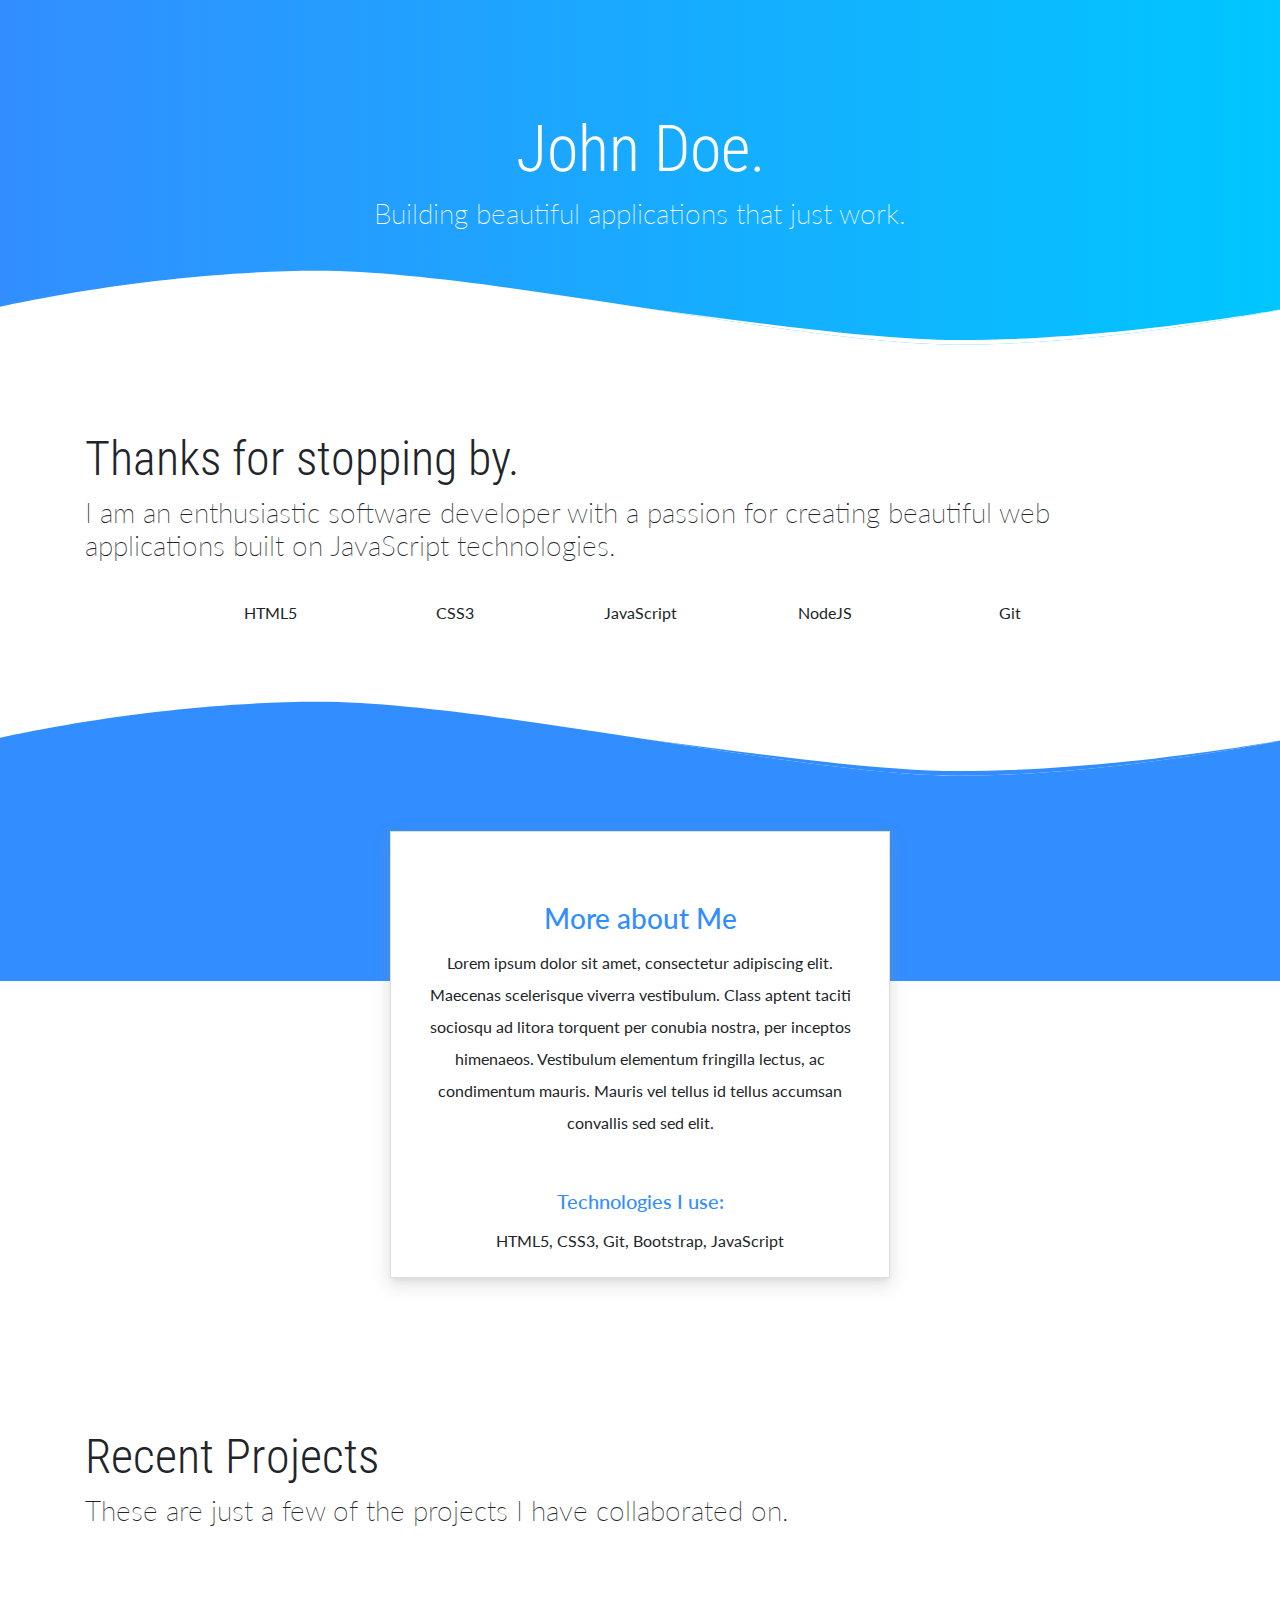
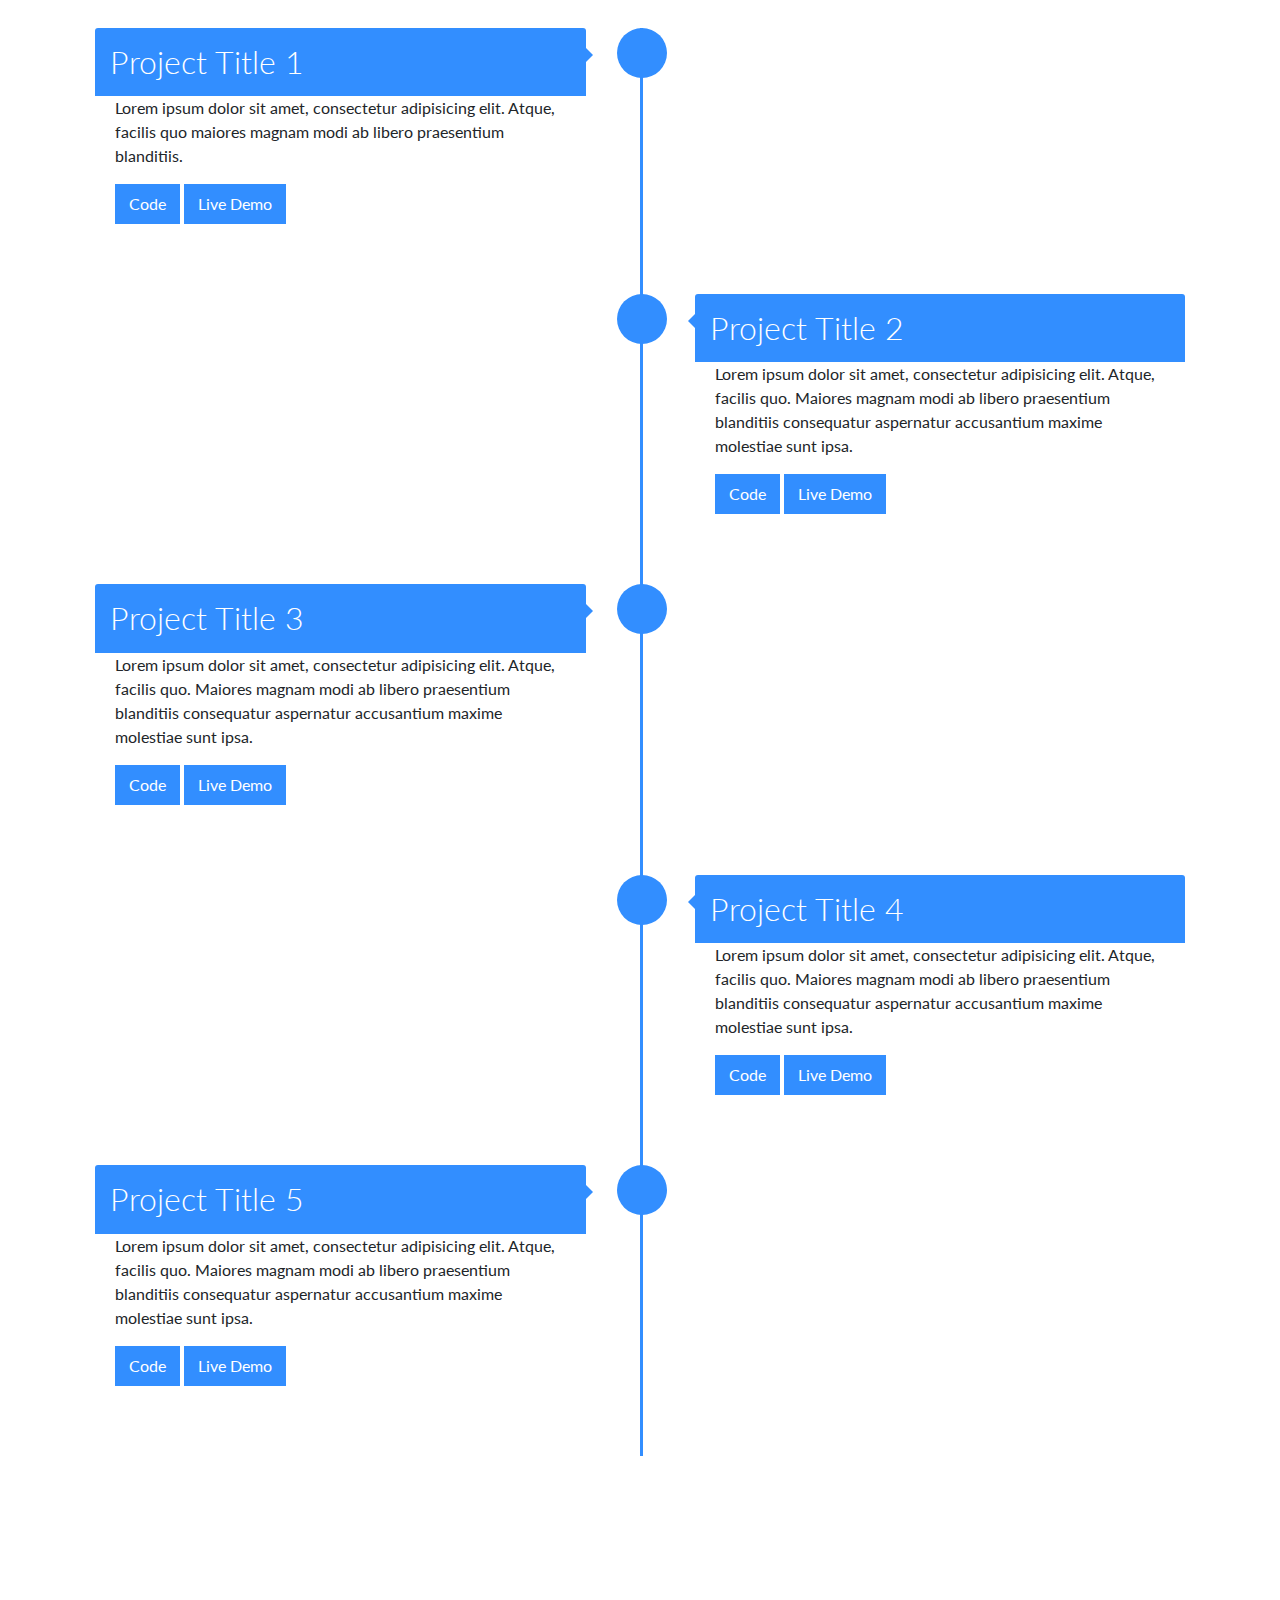
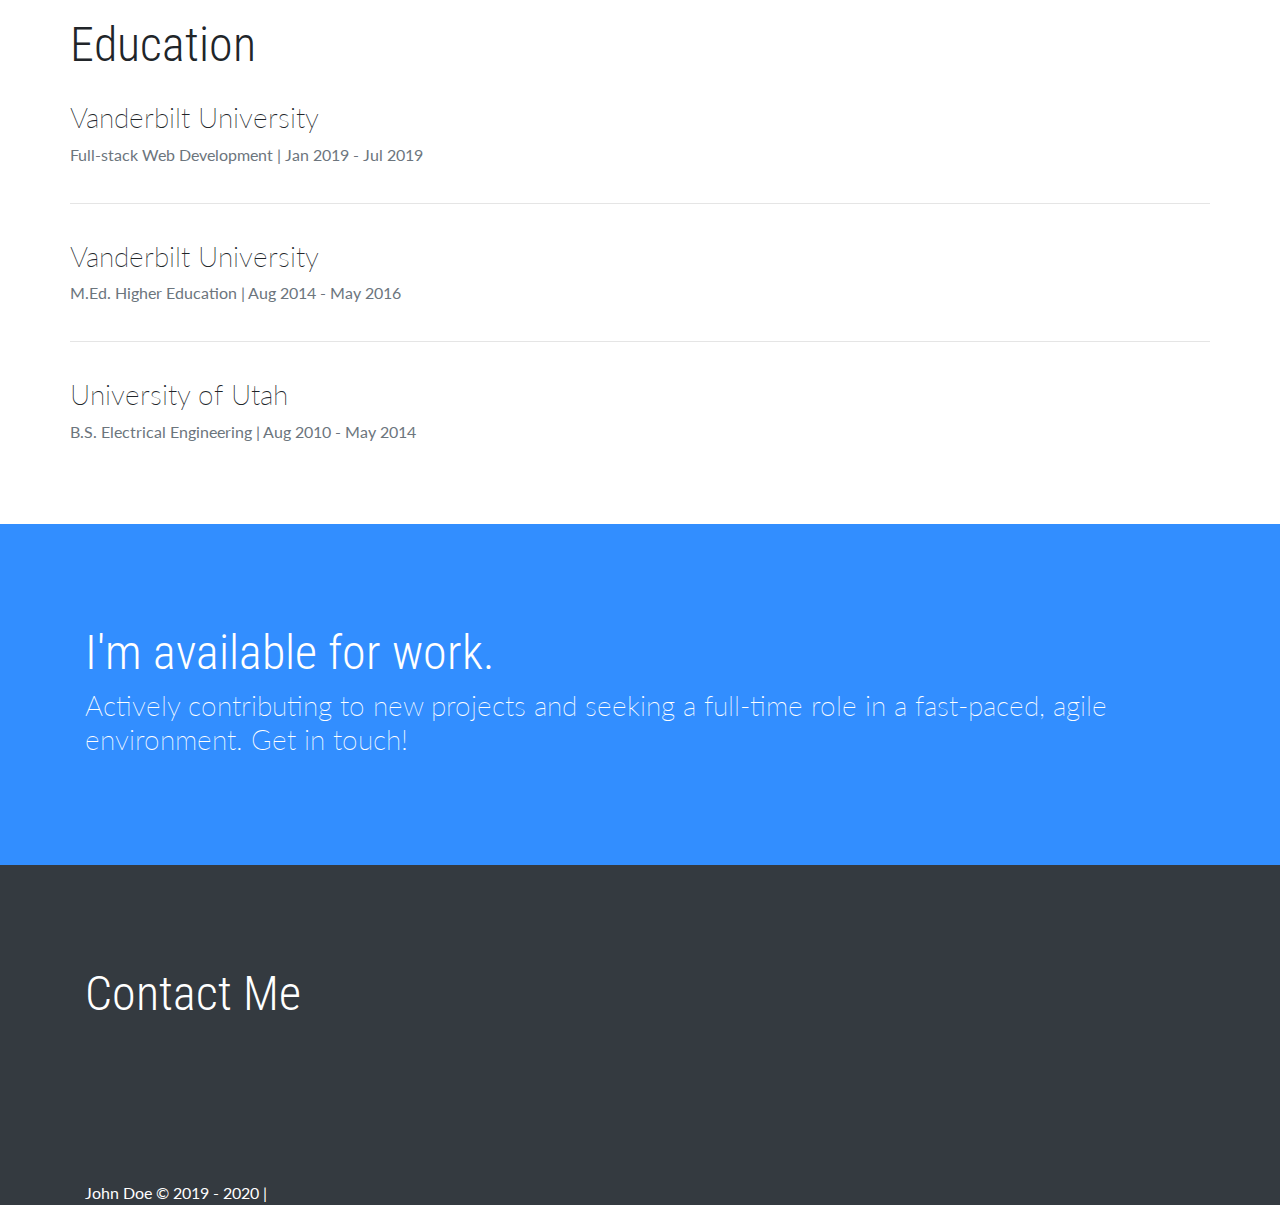
<file: portfolio-template-02/index.html>
<!DOCTYPE html>
<html lang="en">

<head>
    <meta charset="UTF-8">
    <meta name="viewport" content="width=device-width, initial-scale=1.0">
    <meta http-equiv="X-UA-Compatible" content="ie=edge">

    <!-- Google Font -->
    <link href="https://fonts.googleapis.com/css?family=Lato:300,400,700" rel="stylesheet">
    <link href="https://fonts.googleapis.com/css?family=Roboto+Condensed:300,400,700" rel="stylesheet">

    <!-- Bootstrap CSS -->
    <link rel="stylesheet" href="https://stackpath.bootstrapcdn.com/bootstrap/4.3.1/css/bootstrap.min.css"
        integrity="sha384-ggOyR0iXCbMQv3Xipma34MD+dH/1fQ784/j6cY/iJTQUOhcWr7x9JvoRxT2MZw1T" crossorigin="anonymous" />

    <!-- Font Awesome -->
    <link rel="stylesheet" href="https://use.fontawesome.com/releases/v5.8.1/css/all.css"
        integrity="sha384-50oBUHEmvpQ+1lW4y57PTFmhCaXp0ML5d60M1M7uH2+nqUivzIebhndOJK28anvf" crossorigin="anonymous" />

    <!-- Custom styles for this template -->
    <link href="assets/css/app.css" rel="stylesheet" />
    <title>John Doe | Portfolio</title>
</head>

<body>

    <header>
        <div class="wave">
            <div class="container header-container">
                <h1 class="name">John Doe.</h1>
                <h3 class="subtitle text-center">Building beautiful applications that just work.</h3>
                <!-- <img src="assets/images/student.png" class="boy" alt="boy image" /> -->
            </div>
        </div>
        <div class="wave-svg">
            <svg xmlns="http://www.w3.org/2000/svg" fill="#fff" opacity="1" width="100%" height="80"
                preserveAspectRatio="none" viewBox="0 0 1600 200">
                <path d="M-8,95.3C-8,95.3,189,2,398,2s604,184.7,800,184.7s412-91.4,412-91.4V271H-8V95.3z" />
                <path
                    d="M1610,95.3c0,0-216,80-412,80c-98,0-245.8-40.5-395.1-80.9c149.4,46.2,297.1,92.3,395.1,92.3C1394,186.7,1610,95.3,1610,95.3z" />
            </svg>
        </div>
    </header>

    <section class="container">
        <h1 class="title">Thanks for stopping by.
        </h1>
        <h3 class="subtitle">I am an enthusiastic software developer with a passion for creating beautiful
            web
            applications
            built on
            JavaScript technologies. </h3>
    </section>


    <section class="container skill-container">
        <div class="row">
            <div class="col-md-10 offset-md-1">

                <div class="row text-center">
                    <div class="col">
                        <div class="skill-bar-title">
                            <i class="fab fa-html5 fa-3x"></i>
                            <p>HTML5</p>
                        </div>
                    </div>

                    <div class="col">
                        <div class="skill-bar-title">
                            <i class="fab fa-css3-alt fa-3x"></i>
                            <p>CSS3</p>
                        </div>
                    </div>
                    <div class="col">
                        <div class="skill-bar-title">
                            <i class="fab fa-js-square fa-3x"></i>
                            <p>JavaScript</p>
                        </div>
                    </div>
                    <div class="col">
                        <div class="skill-bar-title">
                            <i class="fab fa-node fa-3x"></i>
                            <p>NodeJS</p>
                        </div>
                    </div>
                    <div class="col">
                        <div class="skill-bar-title">
                            <i class="fab fa-git fa-3x"></i>
                            <p>Git</p>
                        </div>
                    </div>
                </div>
            </div>
        </div>

    </section>

    <div class="wave-svg-color">
        <svg xmlns="http://www.w3.org/2000/svg" fill="#328eff" opacity="1" width="100%" height="80"
            preserveAspectRatio="none" viewBox="0 0 1600 200">
            <path d="M-8,95.3C-8,95.3,189,2,398,2s604,184.7,800,184.7s412-91.4,412-91.4V271H-8V95.3z" />
            <path
                d="M1610,95.3c0,0-216,80-412,80c-98,0-245.8-40.5-395.1-80.9c149.4,46.2,297.1,92.3,395.1,92.3C1394,186.7,1610,95.3,1610,95.3z" />
        </svg>
    </div>

    <section class="container-color">
    </section>
    <section class="container">
        <div class="card custom-card">
            <div class="card-body">
                <span class="card-icon">
                    <i class="fas fa-code"></i>
                </span>

                <h3 class="card-title">More about Me</h3>
                <p class="card-text">Lorem ipsum dolor sit amet, consectetur adipiscing elit. Maecenas scelerisque
                    viverra vestibulum. Class aptent taciti sociosqu ad litora torquent per conubia nostra, per inceptos
                    himenaeos. Vestibulum elementum fringilla lectus, ac condimentum mauris. Mauris vel tellus id tellus
                    accumsan convallis sed sed elit. </p>
                <h5 class="card-title">
                    Technologies I use:
                </h5>
                <p class="card-text">
                    HTML5, CSS3, Git, Bootstrap, JavaScript
                </p>
            </div>
        </div>
    </section>





    <!-- TIMELINE -->
    <section class="container">
        <h1 class="title">Recent Projects</h1>
        <h3 class="subtitle">These are just a few of the projects I have collaborated on.</h3>
    </section>


    <div class="container">
        <div id="timeline">
            <div class="timeline-item">
                <div class="timeline-icon">
                    <i class="fas fa-star fa-align"></i>

                </div>
                <div class="timeline-content">
                    <h2>Project Title 1</h2>
                    <p>
                        Lorem ipsum dolor sit amet, consectetur adipisicing elit.
                        Atque, facilis quo maiores magnam modi ab libero praesentium blanditiis.
                    </p>
                    <a href="https://github.com" class="btn"><i class="fab fa-github"></i> Code</a>
                    <a href="#" class="btn"><i class="fas fa-tv"></i> Live Demo</a>
                </div>
            </div>

            <div class="timeline-item">
                <div class="timeline-icon">
                    <i class="fas fa-star fa-align"></i>

                </div>
                <div class="timeline-content right">
                    <h2>Project Title 2</h2>
                    <p>
                        Lorem ipsum dolor sit amet, consectetur adipisicing elit. Atque, facilis quo. Maiores magnam
                        modi ab libero praesentium blanditiis consequatur aspernatur accusantium maxime molestiae sunt
                        ipsa.
                    </p>
                    <a href="https://github.com" class="btn"><i class="fab fa-github"></i> Code</a>
                    <a href="#" class="btn"><i class="fas fa-tv"></i> Live Demo</a>
                </div>
            </div>

            <div class="timeline-item">
                <div class="timeline-icon">
                    <i class="fas fa-star fa-align"></i>
                </div>
                <div class="timeline-content">
                    <h2>Project Title 3</h2>
                    <p>
                        Lorem ipsum dolor sit amet, consectetur adipisicing elit. Atque, facilis quo. Maiores magnam
                        modi ab libero praesentium blanditiis consequatur aspernatur accusantium maxime molestiae sunt
                        ipsa.
                    </p>
                    <a href="https://github.com" class="btn"><i class="fab fa-github"></i> Code</a>
                    <a href="#" class="btn"><i class="fas fa-tv"></i> Live Demo</a>

                </div>
            </div>

            <div class="timeline-item">
                <div class="timeline-icon">
                    <i class="fas fa-star fa-align"></i>

                </div>
                <div class="timeline-content right">
                    <h2>Project Title 4</h2>
                    <p>
                        Lorem ipsum dolor sit amet, consectetur adipisicing elit. Atque, facilis quo. Maiores magnam
                        modi ab libero praesentium blanditiis consequatur aspernatur accusantium maxime molestiae sunt
                        ipsa.
                    </p>
                    <a href="https://github.com" class="btn"><i class="fab fa-github"></i> Code</a>
                    <a href="#" class="btn"><i class="fas fa-tv"></i> Live Demo</a>
                </div>
            </div>

            <div class="timeline-item">
                <div class="timeline-icon">
                    <i class="fas fa-star fa-align"></i>
                </div>
                <div class="timeline-content">
                    <h2>Project Title 5</h2>
                    <p>
                        Lorem ipsum dolor sit amet, consectetur adipisicing elit. Atque, facilis quo. Maiores magnam
                        modi ab libero praesentium blanditiis consequatur aspernatur accusantium maxime molestiae sunt
                        ipsa.
                    </p>
                    <a href="https://github.com" class="btn"><i class="fab fa-github"></i> Code</a>
                    <a href="#" class="btn"><i class="fas fa-tv"></i> Live Demo</a>
                </div>
            </div>
        </div>
    </div>


    <!-- EDUCATION -->
    <section class="container education-container">
        <h1 class="title">Education </h1>
        <article class="education-item">
            <h3 class="subtitle">Vanderbilt University</h3>
            <span class="text-muted">Full-stack Web Development | Jan 2019 - Jul 2019</span>
        </article>
        <hr />
        <article class="education-item">
            <h3 class="subtitle">Vanderbilt University</h3>
            <span class="text-muted">M.Ed. Higher Education | Aug 2014 - May 2016</span>
        </article>
        <hr />
        <article class="education-item">
            <h3 class="subtitle">University of Utah</h3>
            <span class="text-muted">B.S. Electrical Engineering | Aug 2010 - May 2014</span>
        </article>



    </section>

    <!-- AVAILABLE FOR WORK -->
    <section class="container-color">
        <div class="container">
            <h1 class="title">I'm available for work.
            </h1>
            <h3 class="subtitle">Actively contributing to new projects and seeking a full-time role in a fast-paced,
                agile environment. Get in touch!</h3>
        </div>
    </section>

    <!-- FOOTER -->
    <section class="container-dark">
        <div class="container">
            <h1>Contact Me</h1>
            <h3 class="intro subtitle">
                <a href="https://twitter.com" class="social-icon"><i class="fab fa-twitter"></i></a>
                <a href="https://linkedin.com/in" class="social-icon"><i class="fab fa-linkedin"></i></a>
                <a href="jttps://github.com/" class="social-icon"><i class="fab fa-github"></i></a>
                <a href="mailto:<YOUREMAIL>" class="social-icon"><i class="fas fa-envelope"></i></a>
            </h3>
        </div>
    </section>

    <footer>
        <div class="container">
            John Doe &copy; 2019 - 2020 |

        </div>
    </footer>


    <script src="https://code.jquery.com/jquery-3.3.1.slim.min.js"
        integrity="sha384-q8i/X+965DzO0rT7abK41JStQIAqVgRVzpbzo5smXKp4YfRvH+8abtTE1Pi6jizo"
        crossorigin="anonymous"></script>
    <script src="https://cdnjs.cloudflare.com/ajax/libs/popper.js/1.14.6/umd/popper.min.js"
        integrity="sha384-wHAiFfRlMFy6i5SRaxvfOCifBUQy1xHdJ/yoi7FRNXMRBu5WHdZYu1hA6ZOblgut"
        crossorigin="anonymous"></script>
    <script src="https://stackpath.bootstrapcdn.com/bootstrap/4.2.1/js/bootstrap.min.js"
        integrity="sha384-B0UglyR+jN6CkvvICOB2joaf5I4l3gm9GU6Hc1og6Ls7i6U/mkkaduKaBhlAXv9k"
        crossorigin="anonymous"></script>
    <script src="assets/js/app.js"></script>
</body>

</html>
</file>
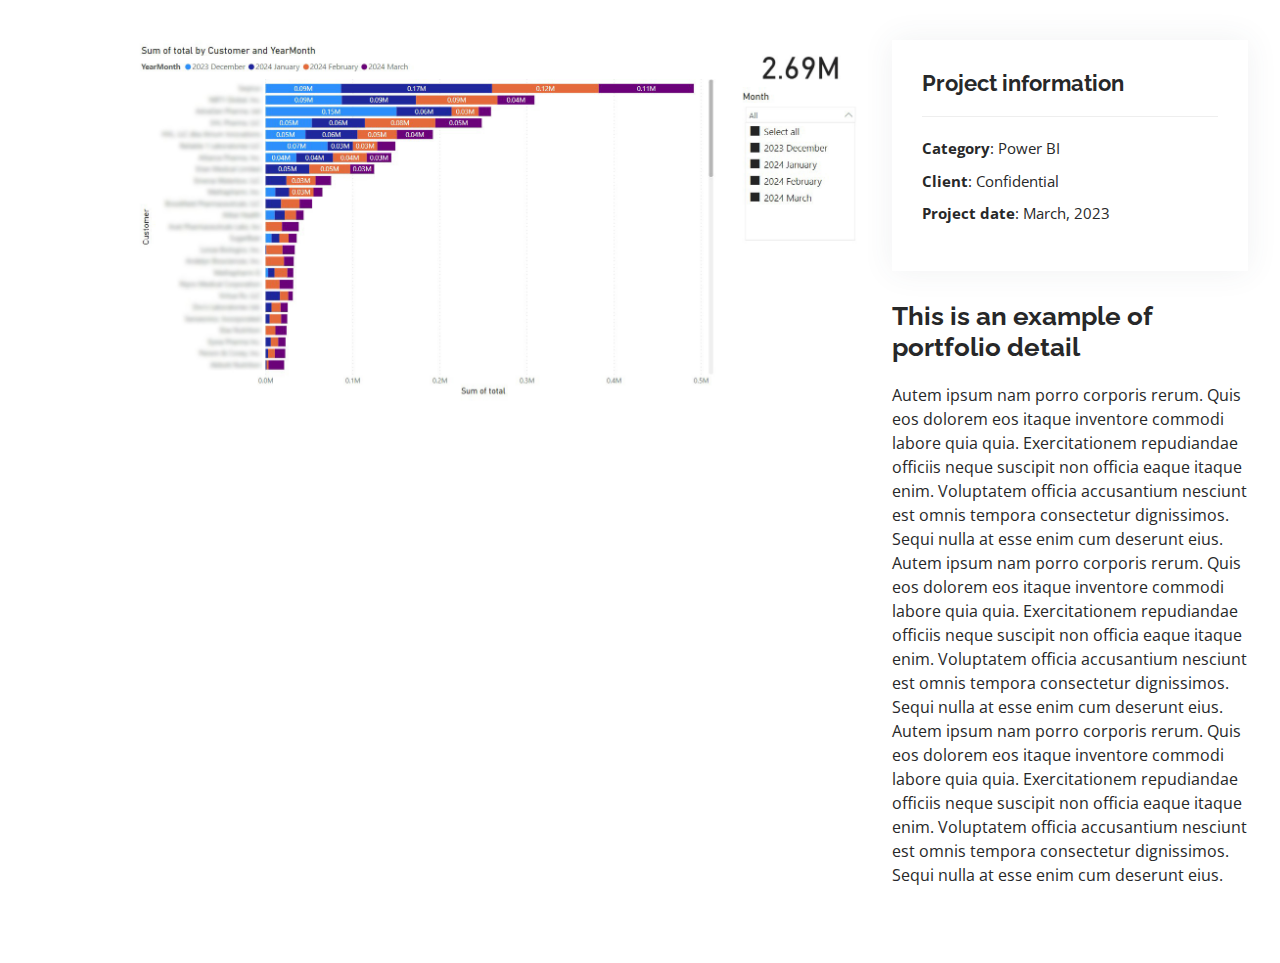
<file: subpages/PowerBI-001.html>
<!DOCTYPE html>
<html lang="en">

<head>
  <meta charset="utf-8">
  <meta content="width=device-width, initial-scale=1.0" name="viewport">

  <title>Portfolio Details - Personal Bootstrap Template</title>
  <meta content="" name="description">
  <meta content="" name="keywords">

  <!-- Favicons -->
  <link href="../assets/img/favicon.png" rel="icon">
  <link href="../assets/img/apple-touch-icon.png" rel="apple-touch-icon">

  <!-- Google Fonts -->
  <link href="https://fonts.googleapis.com/css?family=Open+Sans:300,300i,400,400i,600,600i,700,700i|Raleway:300,300i,400,400i,500,500i,600,600i,700,700i|Poppins:300,300i,400,400i,500,500i,600,600i,700,700i" rel="stylesheet">

  <!-- Vendor CSS Files -->
  <link href="../assets/vendor/aos/aos.css" rel="stylesheet">
  <link href="../assets/vendor/bootstrap/css/bootstrap.min.css" rel="stylesheet">
  <link href="../assets/vendor/bootstrap-icons/bootstrap-icons.css" rel="stylesheet">
  <link href="../assets/vendor/boxicons/css/boxicons.min.css" rel="stylesheet">
  <link href="../assets/vendor/glightbox/css/glightbox.min.css" rel="stylesheet">
  <link href="../assets/vendor/swiper/swiper-bundle.min.css" rel="stylesheet">

  <!-- Template Main CSS File -->
  <link href="../assets/css/style.css" rel="stylesheet">

  <!-- =======================================================
  * Template Name: MyResume
  * Updated: Mar 12 2024 with Bootstrap v5.3.3
  * Template URL: https://bootstrapmade.com/free-html-bootstrap-template-my-resume/
  * Author: BootstrapMade.com
  * License: https://bootstrapmade.com/license/
  ======================================================== -->
</head>

<body>

  <main id="main">

    <!-- ======= Portfolio Details Section ======= -->
    <section id="portfolio-details" class="portfolio-details">
      <div class="container">

        <div class="row gy-4">

          <div class="col-lg-8">
            <div class="portfolio-details-slider swiper">
              <div class="swiper-wrapper align-items-center">

                <div class="swiper-slide">
                  <img src="../assets/img/portfolio/PowerBI-001.jpg" alt="">
                </div>

                <!-- 
                <div class="swiper-slide">
                  <img src="assets/img/portfolio/portfolio-details-2.jpg" alt="">
                </div>

                <div class="swiper-slide">
                  <img src="assets/img/portfolio/portfolio-details-3.jpg" alt="">
                </div>
                -->

              </div>
              <div class="swiper-pagination"></div>
            </div>
          </div>

          <div class="col-lg-4">
            <div class="portfolio-info">
              <h3>Project information</h3>
              <ul>
                <li><strong>Category</strong>: Power BI</li>
                <li><strong>Client</strong>: Confidential</li>
                <li><strong>Project date</strong>: March, 2023</li>
                <!-- <li><strong>Project URL</strong>: <a href="#">www.example.com</a></li> -->
              </ul>
            </div>
            <div class="portfolio-description">
              <h2>This is an example of portfolio detail</h2>
              <p>
                Autem ipsum nam porro corporis rerum. Quis eos dolorem eos itaque inventore commodi labore quia quia. Exercitationem repudiandae officiis neque suscipit non officia eaque itaque enim. Voluptatem officia accusantium nesciunt est omnis tempora consectetur dignissimos. Sequi nulla at esse enim cum deserunt eius.
                Autem ipsum nam porro corporis rerum. Quis eos dolorem eos itaque inventore commodi labore quia quia. Exercitationem repudiandae officiis neque suscipit non officia eaque itaque enim. Voluptatem officia accusantium nesciunt est omnis tempora consectetur dignissimos. Sequi nulla at esse enim cum deserunt eius.
                Autem ipsum nam porro corporis rerum. Quis eos dolorem eos itaque inventore commodi labore quia quia. Exercitationem repudiandae officiis neque suscipit non officia eaque itaque enim. Voluptatem officia accusantium nesciunt est omnis tempora consectetur dignissimos. Sequi nulla at esse enim cum deserunt eius.
              </p>
            </div>
          </div>

        </div>

      </div>
    </section><!-- End Portfolio Details Section -->

  </main><!-- End #main -->

  <div id="preloader"></div>
  <a href="#" class="back-to-top d-flex align-items-center justify-content-center"><i class="bi bi-arrow-up-short"></i></a>

  <!-- Vendor JS Files -->
  <script src="../assets/vendor/purecounter/purecounter_vanilla.js"></script>
  <script src="../assets/vendor/aos/aos.js"></script>
  <script src="../assets/vendor/bootstrap/js/bootstrap.bundle.min.js"></script>
  <script src="../assets/vendor/glightbox/js/glightbox.min.js"></script>
  <script src="../assets/vendor/isotope-layout/isotope.pkgd.min.js"></script>
  <script src="../assets/vendor/swiper/swiper-bundle.min.js"></script>
  <script src="../assets/vendor/typed.js/typed.umd.js"></script>
  <script src="../assets/vendor/waypoints/noframework.waypoints.js"></script>
  <script src="../assets/vendor/php-email-form/validate.js"></script>

  <!-- Template Main JS File -->
  <script src="../assets/js/main.js"></script>

</body>

</html>
</file>
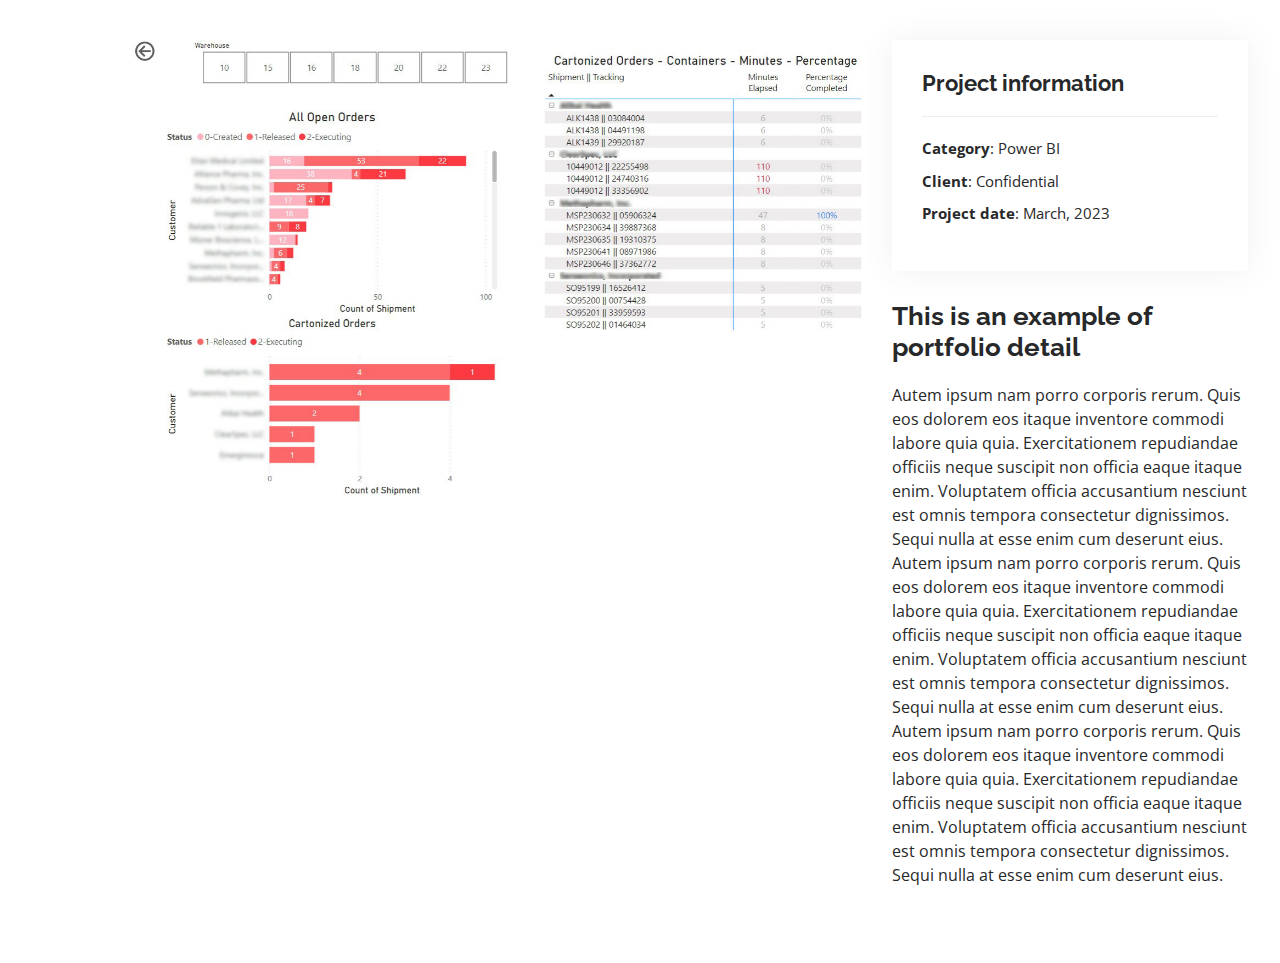
<file: subpages/PowerBI-003.html>
<!DOCTYPE html>
<html lang="en">

<head>
  <meta charset="utf-8">
  <meta content="width=device-width, initial-scale=1.0" name="viewport">

  <title>Portfolio Details - Personal Bootstrap Template</title>
  <meta content="" name="description">
  <meta content="" name="keywords">

  <!-- Favicons -->
  <link href="../assets/img/favicon.png" rel="icon">
  <link href="../assets/img/apple-touch-icon.png" rel="apple-touch-icon">

  <!-- Google Fonts -->
  <link href="https://fonts.googleapis.com/css?family=Open+Sans:300,300i,400,400i,600,600i,700,700i|Raleway:300,300i,400,400i,500,500i,600,600i,700,700i|Poppins:300,300i,400,400i,500,500i,600,600i,700,700i" rel="stylesheet">

  <!-- Vendor CSS Files -->
  <link href="../assets/vendor/aos/aos.css" rel="stylesheet">
  <link href="../assets/vendor/bootstrap/css/bootstrap.min.css" rel="stylesheet">
  <link href="../assets/vendor/bootstrap-icons/bootstrap-icons.css" rel="stylesheet">
  <link href="../assets/vendor/boxicons/css/boxicons.min.css" rel="stylesheet">
  <link href="../assets/vendor/glightbox/css/glightbox.min.css" rel="stylesheet">
  <link href="../assets/vendor/swiper/swiper-bundle.min.css" rel="stylesheet">

  <!-- Template Main CSS File -->
  <link href="../assets/css/style.css" rel="stylesheet">

  <!-- =======================================================
  * Template Name: MyResume
  * Updated: Mar 12 2024 with Bootstrap v5.3.3
  * Template URL: https://bootstrapmade.com/free-html-bootstrap-template-my-resume/
  * Author: BootstrapMade.com
  * License: https://bootstrapmade.com/license/
  ======================================================== -->
</head>

<body>

  <main id="main">

    <!-- ======= Portfolio Details Section ======= -->
    <section id="portfolio-details" class="portfolio-details">
      <div class="container">

        <div class="row gy-4">

          <div class="col-lg-8">
            <div class="portfolio-details-slider swiper">
              <div class="swiper-wrapper align-items-center">

                <div class="swiper-slide">
                  <img src="../assets/img/portfolio/PowerBI-003.jpg" alt="">
                </div>

                <!-- 
                <div class="swiper-slide">
                  <img src="assets/img/portfolio/portfolio-details-2.jpg" alt="">
                </div>

                <div class="swiper-slide">
                  <img src="assets/img/portfolio/portfolio-details-3.jpg" alt="">
                </div>
                -->

              </div>
              <div class="swiper-pagination"></div>
            </div>
          </div>

          <div class="col-lg-4">
            <div class="portfolio-info">
              <h3>Project information</h3>
              <ul>
                <li><strong>Category</strong>: Power BI</li>
                <li><strong>Client</strong>: Confidential</li>
                <li><strong>Project date</strong>: March, 2023</li>
                <!-- <li><strong>Project URL</strong>: <a href="#">www.example.com</a></li> -->
              </ul>
            </div>
            <div class="portfolio-description">
              <h2>This is an example of portfolio detail</h2>
              <p>
                Autem ipsum nam porro corporis rerum. Quis eos dolorem eos itaque inventore commodi labore quia quia. Exercitationem repudiandae officiis neque suscipit non officia eaque itaque enim. Voluptatem officia accusantium nesciunt est omnis tempora consectetur dignissimos. Sequi nulla at esse enim cum deserunt eius.
                Autem ipsum nam porro corporis rerum. Quis eos dolorem eos itaque inventore commodi labore quia quia. Exercitationem repudiandae officiis neque suscipit non officia eaque itaque enim. Voluptatem officia accusantium nesciunt est omnis tempora consectetur dignissimos. Sequi nulla at esse enim cum deserunt eius.
                Autem ipsum nam porro corporis rerum. Quis eos dolorem eos itaque inventore commodi labore quia quia. Exercitationem repudiandae officiis neque suscipit non officia eaque itaque enim. Voluptatem officia accusantium nesciunt est omnis tempora consectetur dignissimos. Sequi nulla at esse enim cum deserunt eius.
              </p>
            </div>
          </div>

        </div>

      </div>
    </section><!-- End Portfolio Details Section -->

  </main><!-- End #main -->

  <div id="preloader"></div>
  <a href="#" class="back-to-top d-flex align-items-center justify-content-center"><i class="bi bi-arrow-up-short"></i></a>

  <!-- Vendor JS Files -->
  <script src="../assets/vendor/purecounter/purecounter_vanilla.js"></script>
  <script src="../assets/vendor/aos/aos.js"></script>
  <script src="../assets/vendor/bootstrap/js/bootstrap.bundle.min.js"></script>
  <script src="../assets/vendor/glightbox/js/glightbox.min.js"></script>
  <script src="../assets/vendor/isotope-layout/isotope.pkgd.min.js"></script>
  <script src="../assets/vendor/swiper/swiper-bundle.min.js"></script>
  <script src="../assets/vendor/typed.js/typed.umd.js"></script>
  <script src="../assets/vendor/waypoints/noframework.waypoints.js"></script>
  <script src="../assets/vendor/php-email-form/validate.js"></script>

  <!-- Template Main JS File -->
  <script src="../assets/js/main.js"></script>

</body>

</html>
</file>
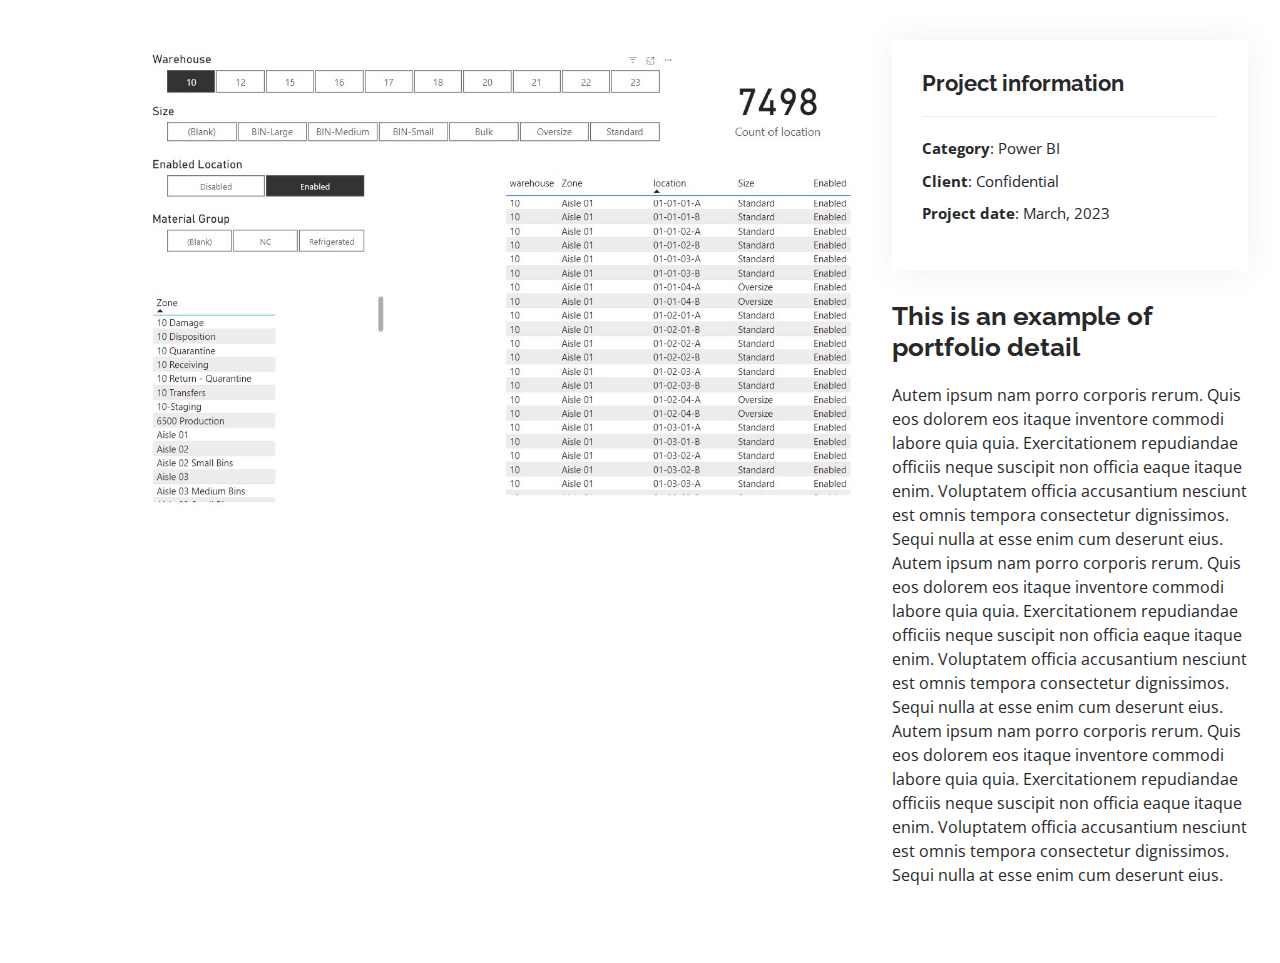
<file: subpages/PowerBI-004.html>
<!DOCTYPE html>
<html lang="en">

<head>
  <meta charset="utf-8">
  <meta content="width=device-width, initial-scale=1.0" name="viewport">

  <title>Portfolio Details - Personal Bootstrap Template</title>
  <meta content="" name="description">
  <meta content="" name="keywords">

  <!-- Favicons -->
  <link href="../assets/img/favicon.png" rel="icon">
  <link href="../assets/img/apple-touch-icon.png" rel="apple-touch-icon">

  <!-- Google Fonts -->
  <link href="https://fonts.googleapis.com/css?family=Open+Sans:300,300i,400,400i,600,600i,700,700i|Raleway:300,300i,400,400i,500,500i,600,600i,700,700i|Poppins:300,300i,400,400i,500,500i,600,600i,700,700i" rel="stylesheet">

  <!-- Vendor CSS Files -->
  <link href="../assets/vendor/aos/aos.css" rel="stylesheet">
  <link href="../assets/vendor/bootstrap/css/bootstrap.min.css" rel="stylesheet">
  <link href="../assets/vendor/bootstrap-icons/bootstrap-icons.css" rel="stylesheet">
  <link href="../assets/vendor/boxicons/css/boxicons.min.css" rel="stylesheet">
  <link href="../assets/vendor/glightbox/css/glightbox.min.css" rel="stylesheet">
  <link href="../assets/vendor/swiper/swiper-bundle.min.css" rel="stylesheet">

  <!-- Template Main CSS File -->
  <link href="../assets/css/style.css" rel="stylesheet">

  <!-- =======================================================
  * Template Name: MyResume
  * Updated: Mar 12 2024 with Bootstrap v5.3.3
  * Template URL: https://bootstrapmade.com/free-html-bootstrap-template-my-resume/
  * Author: BootstrapMade.com
  * License: https://bootstrapmade.com/license/
  ======================================================== -->
</head>

<body>

  <main id="main">

    <!-- ======= Portfolio Details Section ======= -->
    <section id="portfolio-details" class="portfolio-details">
      <div class="container">

        <div class="row gy-4">

          <div class="col-lg-8">
            <div class="portfolio-details-slider swiper">
              <div class="swiper-wrapper align-items-center">

                <div class="swiper-slide">
                  <img src="../assets/img/portfolio/PowerBI-004.jpg" alt="">
                </div>

                <!-- 
                <div class="swiper-slide">
                  <img src="assets/img/portfolio/portfolio-details-2.jpg" alt="">
                </div>

                <div class="swiper-slide">
                  <img src="assets/img/portfolio/portfolio-details-3.jpg" alt="">
                </div>
                -->

              </div>
              <div class="swiper-pagination"></div>
            </div>
          </div>

          <div class="col-lg-4">
            <div class="portfolio-info">
              <h3>Project information</h3>
              <ul>
                <li><strong>Category</strong>: Power BI</li>
                <li><strong>Client</strong>: Confidential</li>
                <li><strong>Project date</strong>: March, 2023</li>
                <!-- <li><strong>Project URL</strong>: <a href="#">www.example.com</a></li> -->
              </ul>
            </div>
            <div class="portfolio-description">
              <h2>This is an example of portfolio detail</h2>
              <p>
                Autem ipsum nam porro corporis rerum. Quis eos dolorem eos itaque inventore commodi labore quia quia. Exercitationem repudiandae officiis neque suscipit non officia eaque itaque enim. Voluptatem officia accusantium nesciunt est omnis tempora consectetur dignissimos. Sequi nulla at esse enim cum deserunt eius.
                Autem ipsum nam porro corporis rerum. Quis eos dolorem eos itaque inventore commodi labore quia quia. Exercitationem repudiandae officiis neque suscipit non officia eaque itaque enim. Voluptatem officia accusantium nesciunt est omnis tempora consectetur dignissimos. Sequi nulla at esse enim cum deserunt eius.
                Autem ipsum nam porro corporis rerum. Quis eos dolorem eos itaque inventore commodi labore quia quia. Exercitationem repudiandae officiis neque suscipit non officia eaque itaque enim. Voluptatem officia accusantium nesciunt est omnis tempora consectetur dignissimos. Sequi nulla at esse enim cum deserunt eius.
              </p>
            </div>
          </div>

        </div>

      </div>
    </section><!-- End Portfolio Details Section -->

  </main><!-- End #main -->

  <div id="preloader"></div>
  <a href="#" class="back-to-top d-flex align-items-center justify-content-center"><i class="bi bi-arrow-up-short"></i></a>

  <!-- Vendor JS Files -->
  <script src="../assets/vendor/purecounter/purecounter_vanilla.js"></script>
  <script src="../assets/vendor/aos/aos.js"></script>
  <script src="../assets/vendor/bootstrap/js/bootstrap.bundle.min.js"></script>
  <script src="../assets/vendor/glightbox/js/glightbox.min.js"></script>
  <script src="../assets/vendor/isotope-layout/isotope.pkgd.min.js"></script>
  <script src="../assets/vendor/swiper/swiper-bundle.min.js"></script>
  <script src="../assets/vendor/typed.js/typed.umd.js"></script>
  <script src="../assets/vendor/waypoints/noframework.waypoints.js"></script>
  <script src="../assets/vendor/php-email-form/validate.js"></script>

  <!-- Template Main JS File -->
  <script src="../assets/js/main.js"></script>

</body>

</html>
</file>
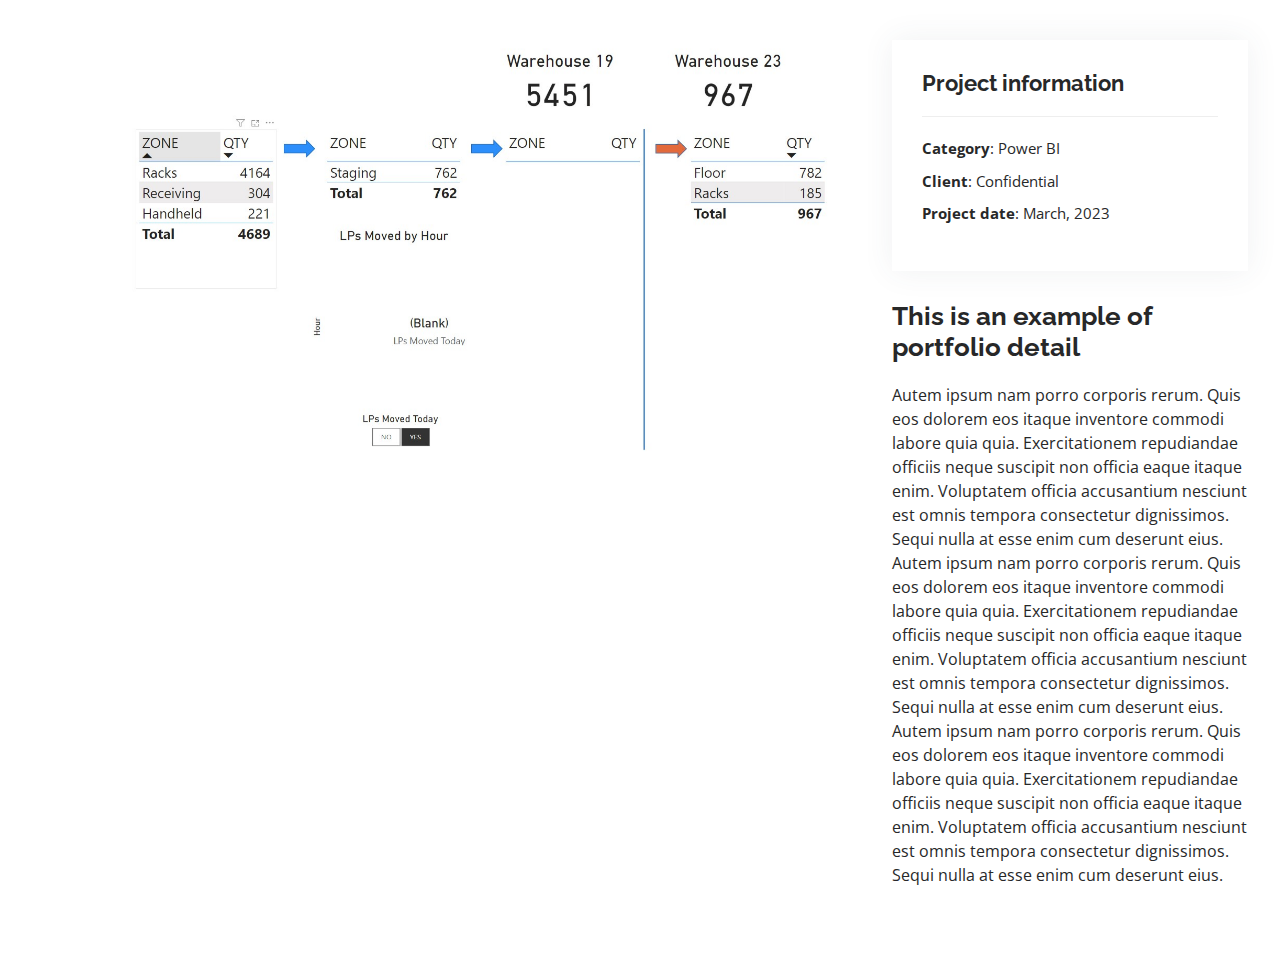
<file: subpages/PowerBI-005.html>
<!DOCTYPE html>
<html lang="en">

<head>
  <meta charset="utf-8">
  <meta content="width=device-width, initial-scale=1.0" name="viewport">

  <title>Portfolio Details - Personal Bootstrap Template</title>
  <meta content="" name="description">
  <meta content="" name="keywords">

  <!-- Favicons -->
  <link href="../assets/img/favicon.png" rel="icon">
  <link href="../assets/img/apple-touch-icon.png" rel="apple-touch-icon">

  <!-- Google Fonts -->
  <link href="https://fonts.googleapis.com/css?family=Open+Sans:300,300i,400,400i,600,600i,700,700i|Raleway:300,300i,400,400i,500,500i,600,600i,700,700i|Poppins:300,300i,400,400i,500,500i,600,600i,700,700i" rel="stylesheet">

  <!-- Vendor CSS Files -->
  <link href="../assets/vendor/aos/aos.css" rel="stylesheet">
  <link href="../assets/vendor/bootstrap/css/bootstrap.min.css" rel="stylesheet">
  <link href="../assets/vendor/bootstrap-icons/bootstrap-icons.css" rel="stylesheet">
  <link href="../assets/vendor/boxicons/css/boxicons.min.css" rel="stylesheet">
  <link href="../assets/vendor/glightbox/css/glightbox.min.css" rel="stylesheet">
  <link href="../assets/vendor/swiper/swiper-bundle.min.css" rel="stylesheet">

  <!-- Template Main CSS File -->
  <link href="../assets/css/style.css" rel="stylesheet">

  <!-- =======================================================
  * Template Name: MyResume
  * Updated: Mar 12 2024 with Bootstrap v5.3.3
  * Template URL: https://bootstrapmade.com/free-html-bootstrap-template-my-resume/
  * Author: BootstrapMade.com
  * License: https://bootstrapmade.com/license/
  ======================================================== -->
</head>

<body>

  <main id="main">

    <!-- ======= Portfolio Details Section ======= -->
    <section id="portfolio-details" class="portfolio-details">
      <div class="container">

        <div class="row gy-4">

          <div class="col-lg-8">
            <div class="portfolio-details-slider swiper">
              <div class="swiper-wrapper align-items-center">

                <div class="swiper-slide">
                  <img src="../assets/img/portfolio/PowerBI-005.jpg" alt="">
                </div>

                <!-- 
                <div class="swiper-slide">
                  <img src="assets/img/portfolio/portfolio-details-2.jpg" alt="">
                </div>

                <div class="swiper-slide">
                  <img src="assets/img/portfolio/portfolio-details-3.jpg" alt="">
                </div>
                -->

              </div>
              <div class="swiper-pagination"></div>
            </div>
          </div>

          <div class="col-lg-4">
            <div class="portfolio-info">
              <h3>Project information</h3>
              <ul>
                <li><strong>Category</strong>: Power BI</li>
                <li><strong>Client</strong>: Confidential</li>
                <li><strong>Project date</strong>: March, 2023</li>
                <!-- <li><strong>Project URL</strong>: <a href="#">www.example.com</a></li> -->
              </ul>
            </div>
            <div class="portfolio-description">
              <h2>This is an example of portfolio detail</h2>
              <p>
                Autem ipsum nam porro corporis rerum. Quis eos dolorem eos itaque inventore commodi labore quia quia. Exercitationem repudiandae officiis neque suscipit non officia eaque itaque enim. Voluptatem officia accusantium nesciunt est omnis tempora consectetur dignissimos. Sequi nulla at esse enim cum deserunt eius.
                Autem ipsum nam porro corporis rerum. Quis eos dolorem eos itaque inventore commodi labore quia quia. Exercitationem repudiandae officiis neque suscipit non officia eaque itaque enim. Voluptatem officia accusantium nesciunt est omnis tempora consectetur dignissimos. Sequi nulla at esse enim cum deserunt eius.
                Autem ipsum nam porro corporis rerum. Quis eos dolorem eos itaque inventore commodi labore quia quia. Exercitationem repudiandae officiis neque suscipit non officia eaque itaque enim. Voluptatem officia accusantium nesciunt est omnis tempora consectetur dignissimos. Sequi nulla at esse enim cum deserunt eius.
              </p>
            </div>
          </div>

        </div>

      </div>
    </section><!-- End Portfolio Details Section -->

  </main><!-- End #main -->

  <div id="preloader"></div>
  <a href="#" class="back-to-top d-flex align-items-center justify-content-center"><i class="bi bi-arrow-up-short"></i></a>

  <!-- Vendor JS Files -->
  <script src="../assets/vendor/purecounter/purecounter_vanilla.js"></script>
  <script src="../assets/vendor/aos/aos.js"></script>
  <script src="../assets/vendor/bootstrap/js/bootstrap.bundle.min.js"></script>
  <script src="../assets/vendor/glightbox/js/glightbox.min.js"></script>
  <script src="../assets/vendor/isotope-layout/isotope.pkgd.min.js"></script>
  <script src="../assets/vendor/swiper/swiper-bundle.min.js"></script>
  <script src="../assets/vendor/typed.js/typed.umd.js"></script>
  <script src="../assets/vendor/waypoints/noframework.waypoints.js"></script>
  <script src="../assets/vendor/php-email-form/validate.js"></script>

  <!-- Template Main JS File -->
  <script src="../assets/js/main.js"></script>

</body>

</html>
</file>
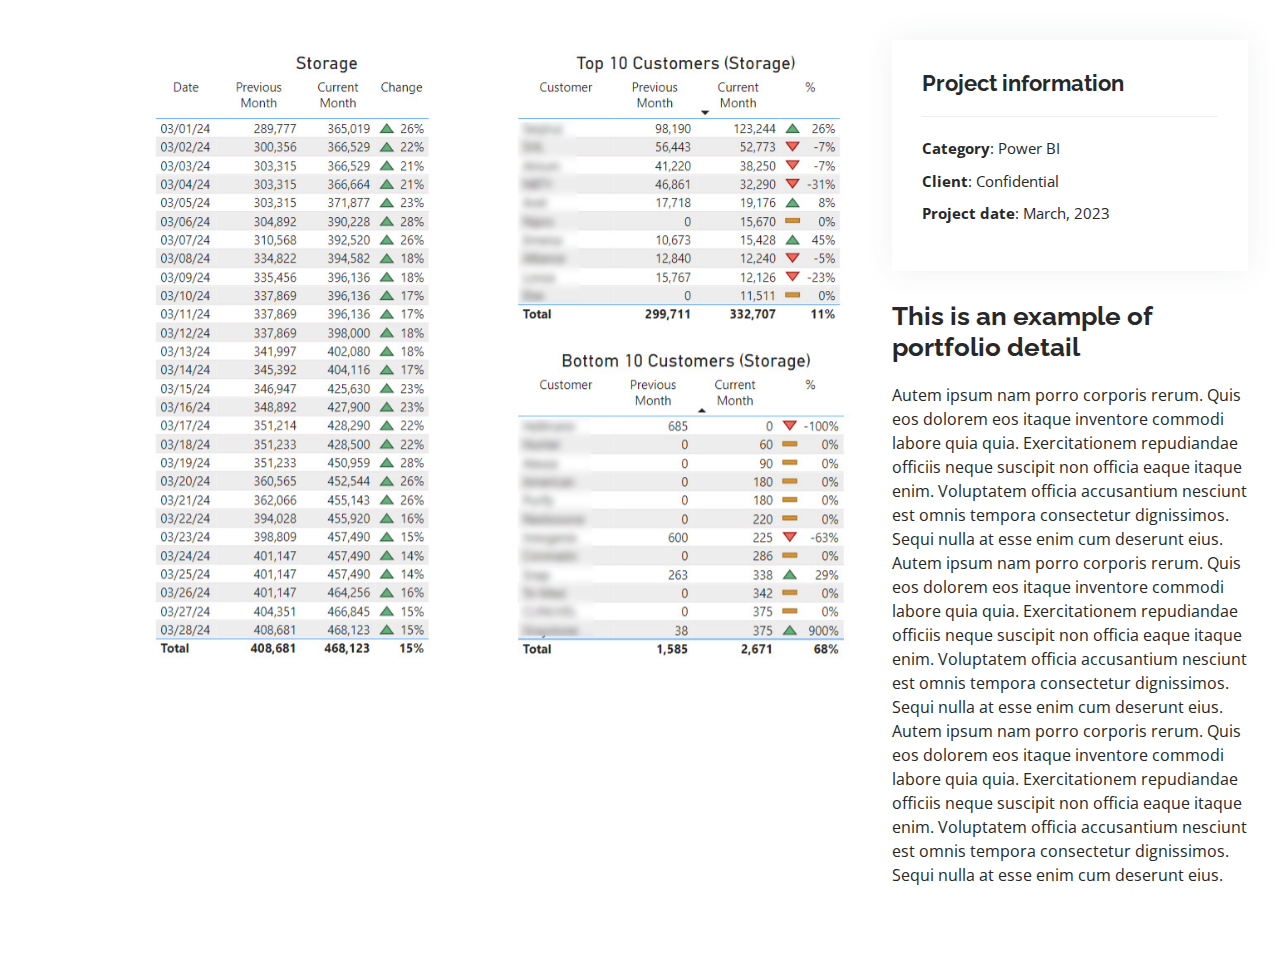
<file: subpages/PowerBI-006.html>
<!DOCTYPE html>
<html lang="en">

<head>
  <meta charset="utf-8">
  <meta content="width=device-width, initial-scale=1.0" name="viewport">

  <title>Portfolio Details - Personal Bootstrap Template</title>
  <meta content="" name="description">
  <meta content="" name="keywords">

  <!-- Favicons -->
  <link href="../assets/img/favicon.png" rel="icon">
  <link href="../assets/img/apple-touch-icon.png" rel="apple-touch-icon">

  <!-- Google Fonts -->
  <link href="https://fonts.googleapis.com/css?family=Open+Sans:300,300i,400,400i,600,600i,700,700i|Raleway:300,300i,400,400i,500,500i,600,600i,700,700i|Poppins:300,300i,400,400i,500,500i,600,600i,700,700i" rel="stylesheet">

  <!-- Vendor CSS Files -->
  <link href="../assets/vendor/aos/aos.css" rel="stylesheet">
  <link href="../assets/vendor/bootstrap/css/bootstrap.min.css" rel="stylesheet">
  <link href="../assets/vendor/bootstrap-icons/bootstrap-icons.css" rel="stylesheet">
  <link href="../assets/vendor/boxicons/css/boxicons.min.css" rel="stylesheet">
  <link href="../assets/vendor/glightbox/css/glightbox.min.css" rel="stylesheet">
  <link href="../assets/vendor/swiper/swiper-bundle.min.css" rel="stylesheet">

  <!-- Template Main CSS File -->
  <link href="../assets/css/style.css" rel="stylesheet">

  <!-- =======================================================
  * Template Name: MyResume
  * Updated: Mar 12 2024 with Bootstrap v5.3.3
  * Template URL: https://bootstrapmade.com/free-html-bootstrap-template-my-resume/
  * Author: BootstrapMade.com
  * License: https://bootstrapmade.com/license/
  ======================================================== -->
</head>

<body>

  <main id="main">

    <!-- ======= Portfolio Details Section ======= -->
    <section id="portfolio-details" class="portfolio-details">
      <div class="container">

        <div class="row gy-4">

          <div class="col-lg-8">
            <div class="portfolio-details-slider swiper">
              <div class="swiper-wrapper align-items-center">

                <div class="swiper-slide">
                  <img src="../assets/img/portfolio/PowerBI-006.jpg" alt="">
                </div>

                <!-- 
                <div class="swiper-slide">
                  <img src="assets/img/portfolio/portfolio-details-2.jpg" alt="">
                </div>

                <div class="swiper-slide">
                  <img src="assets/img/portfolio/portfolio-details-3.jpg" alt="">
                </div>
                -->

              </div>
              <div class="swiper-pagination"></div>
            </div>
          </div>

          <div class="col-lg-4">
            <div class="portfolio-info">
              <h3>Project information</h3>
              <ul>
                <li><strong>Category</strong>: Power BI</li>
                <li><strong>Client</strong>: Confidential</li>
                <li><strong>Project date</strong>: March, 2023</li>
                <!-- <li><strong>Project URL</strong>: <a href="#">www.example.com</a></li> -->
              </ul>
            </div>
            <div class="portfolio-description">
              <h2>This is an example of portfolio detail</h2>
              <p>
                Autem ipsum nam porro corporis rerum. Quis eos dolorem eos itaque inventore commodi labore quia quia. Exercitationem repudiandae officiis neque suscipit non officia eaque itaque enim. Voluptatem officia accusantium nesciunt est omnis tempora consectetur dignissimos. Sequi nulla at esse enim cum deserunt eius.
                Autem ipsum nam porro corporis rerum. Quis eos dolorem eos itaque inventore commodi labore quia quia. Exercitationem repudiandae officiis neque suscipit non officia eaque itaque enim. Voluptatem officia accusantium nesciunt est omnis tempora consectetur dignissimos. Sequi nulla at esse enim cum deserunt eius.
                Autem ipsum nam porro corporis rerum. Quis eos dolorem eos itaque inventore commodi labore quia quia. Exercitationem repudiandae officiis neque suscipit non officia eaque itaque enim. Voluptatem officia accusantium nesciunt est omnis tempora consectetur dignissimos. Sequi nulla at esse enim cum deserunt eius.
              </p>
            </div>
          </div>

        </div>

      </div>
    </section><!-- End Portfolio Details Section -->

  </main><!-- End #main -->

  <div id="preloader"></div>
  <a href="#" class="back-to-top d-flex align-items-center justify-content-center"><i class="bi bi-arrow-up-short"></i></a>

  <!-- Vendor JS Files -->
  <script src="../assets/vendor/purecounter/purecounter_vanilla.js"></script>
  <script src="../assets/vendor/aos/aos.js"></script>
  <script src="../assets/vendor/bootstrap/js/bootstrap.bundle.min.js"></script>
  <script src="../assets/vendor/glightbox/js/glightbox.min.js"></script>
  <script src="../assets/vendor/isotope-layout/isotope.pkgd.min.js"></script>
  <script src="../assets/vendor/swiper/swiper-bundle.min.js"></script>
  <script src="../assets/vendor/typed.js/typed.umd.js"></script>
  <script src="../assets/vendor/waypoints/noframework.waypoints.js"></script>
  <script src="../assets/vendor/php-email-form/validate.js"></script>

  <!-- Template Main JS File -->
  <script src="../assets/js/main.js"></script>

</body>

</html>
</file>
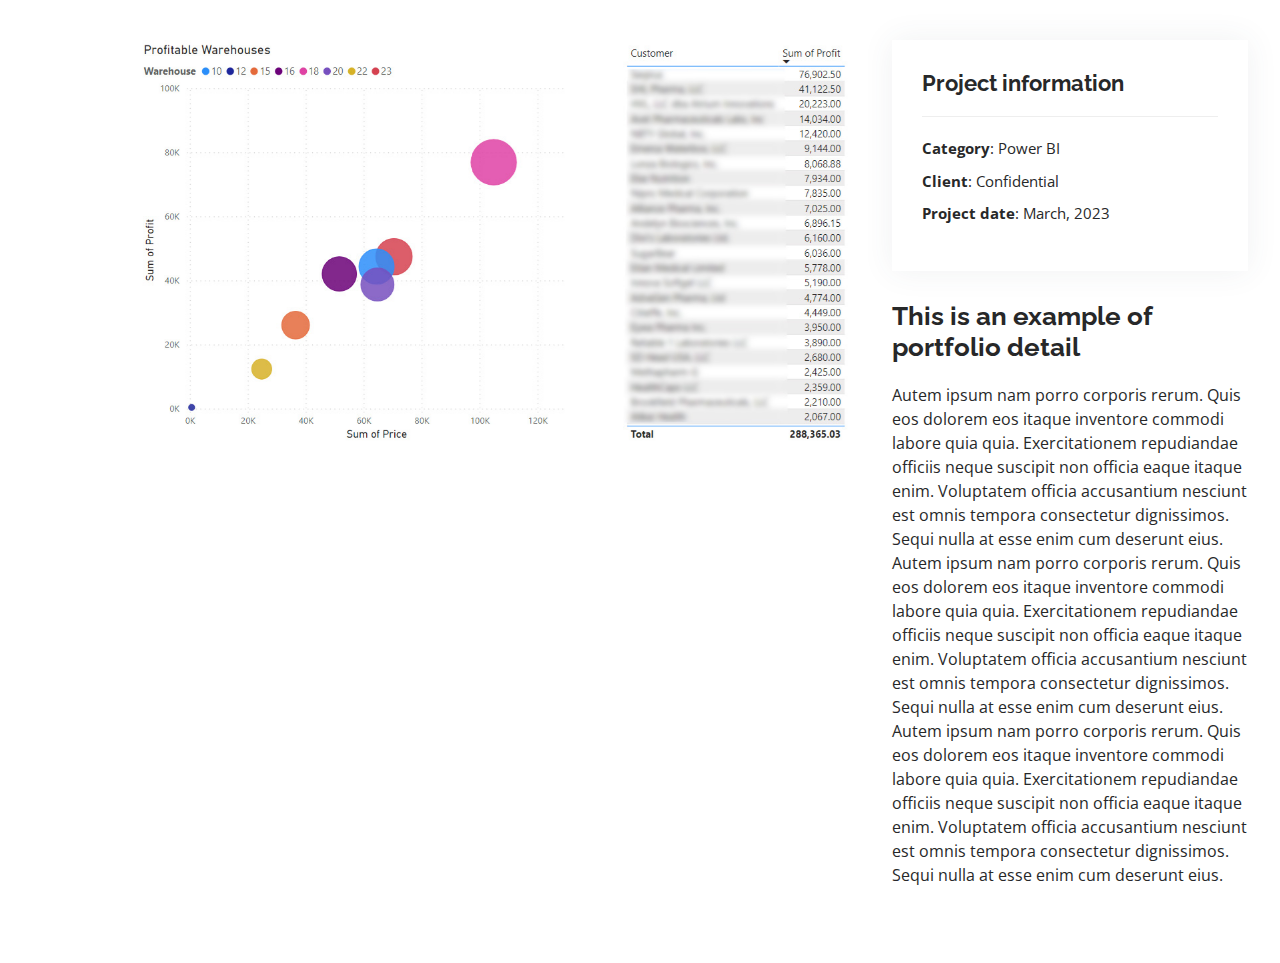
<file: subpages/PowerBI-007.html>
<!DOCTYPE html>
<html lang="en">

<head>
  <meta charset="utf-8">
  <meta content="width=device-width, initial-scale=1.0" name="viewport">

  <title>Portfolio Details - Personal Bootstrap Template</title>
  <meta content="" name="description">
  <meta content="" name="keywords">

  <!-- Favicons -->
  <link href="../assets/img/favicon.png" rel="icon">
  <link href="../assets/img/apple-touch-icon.png" rel="apple-touch-icon">

  <!-- Google Fonts -->
  <link href="https://fonts.googleapis.com/css?family=Open+Sans:300,300i,400,400i,600,600i,700,700i|Raleway:300,300i,400,400i,500,500i,600,600i,700,700i|Poppins:300,300i,400,400i,500,500i,600,600i,700,700i" rel="stylesheet">

  <!-- Vendor CSS Files -->
  <link href="../assets/vendor/aos/aos.css" rel="stylesheet">
  <link href="../assets/vendor/bootstrap/css/bootstrap.min.css" rel="stylesheet">
  <link href="../assets/vendor/bootstrap-icons/bootstrap-icons.css" rel="stylesheet">
  <link href="../assets/vendor/boxicons/css/boxicons.min.css" rel="stylesheet">
  <link href="../assets/vendor/glightbox/css/glightbox.min.css" rel="stylesheet">
  <link href="../assets/vendor/swiper/swiper-bundle.min.css" rel="stylesheet">

  <!-- Template Main CSS File -->
  <link href="../assets/css/style.css" rel="stylesheet">

  <!-- =======================================================
  * Template Name: MyResume
  * Updated: Mar 12 2024 with Bootstrap v5.3.3
  * Template URL: https://bootstrapmade.com/free-html-bootstrap-template-my-resume/
  * Author: BootstrapMade.com
  * License: https://bootstrapmade.com/license/
  ======================================================== -->
</head>

<body>

  <main id="main">

    <!-- ======= Portfolio Details Section ======= -->
    <section id="portfolio-details" class="portfolio-details">
      <div class="container">

        <div class="row gy-4">

          <div class="col-lg-8">
            <div class="portfolio-details-slider swiper">
              <div class="swiper-wrapper align-items-center">

                <div class="swiper-slide">
                  <img src="../assets/img/portfolio/PowerBI-007.jpg" alt="">
                </div>

                <!-- 
                <div class="swiper-slide">
                  <img src="assets/img/portfolio/portfolio-details-2.jpg" alt="">
                </div>

                <div class="swiper-slide">
                  <img src="assets/img/portfolio/portfolio-details-3.jpg" alt="">
                </div>
                -->

              </div>
              <div class="swiper-pagination"></div>
            </div>
          </div>

          <div class="col-lg-4">
            <div class="portfolio-info">
              <h3>Project information</h3>
              <ul>
                <li><strong>Category</strong>: Power BI</li>
                <li><strong>Client</strong>: Confidential</li>
                <li><strong>Project date</strong>: March, 2023</li>
                <!-- <li><strong>Project URL</strong>: <a href="#">www.example.com</a></li> -->
              </ul>
            </div>
            <div class="portfolio-description">
              <h2>This is an example of portfolio detail</h2>
              <p>
                Autem ipsum nam porro corporis rerum. Quis eos dolorem eos itaque inventore commodi labore quia quia. Exercitationem repudiandae officiis neque suscipit non officia eaque itaque enim. Voluptatem officia accusantium nesciunt est omnis tempora consectetur dignissimos. Sequi nulla at esse enim cum deserunt eius.
                Autem ipsum nam porro corporis rerum. Quis eos dolorem eos itaque inventore commodi labore quia quia. Exercitationem repudiandae officiis neque suscipit non officia eaque itaque enim. Voluptatem officia accusantium nesciunt est omnis tempora consectetur dignissimos. Sequi nulla at esse enim cum deserunt eius.
                Autem ipsum nam porro corporis rerum. Quis eos dolorem eos itaque inventore commodi labore quia quia. Exercitationem repudiandae officiis neque suscipit non officia eaque itaque enim. Voluptatem officia accusantium nesciunt est omnis tempora consectetur dignissimos. Sequi nulla at esse enim cum deserunt eius.
              </p>
            </div>
          </div>

        </div>

      </div>
    </section><!-- End Portfolio Details Section -->

  </main><!-- End #main -->

  <div id="preloader"></div>
  <a href="#" class="back-to-top d-flex align-items-center justify-content-center"><i class="bi bi-arrow-up-short"></i></a>

  <!-- Vendor JS Files -->
  <script src="../assets/vendor/purecounter/purecounter_vanilla.js"></script>
  <script src="../assets/vendor/aos/aos.js"></script>
  <script src="../assets/vendor/bootstrap/js/bootstrap.bundle.min.js"></script>
  <script src="../assets/vendor/glightbox/js/glightbox.min.js"></script>
  <script src="../assets/vendor/isotope-layout/isotope.pkgd.min.js"></script>
  <script src="../assets/vendor/swiper/swiper-bundle.min.js"></script>
  <script src="../assets/vendor/typed.js/typed.umd.js"></script>
  <script src="../assets/vendor/waypoints/noframework.waypoints.js"></script>
  <script src="../assets/vendor/php-email-form/validate.js"></script>

  <!-- Template Main JS File -->
  <script src="../assets/js/main.js"></script>

</body>

</html>
</file>
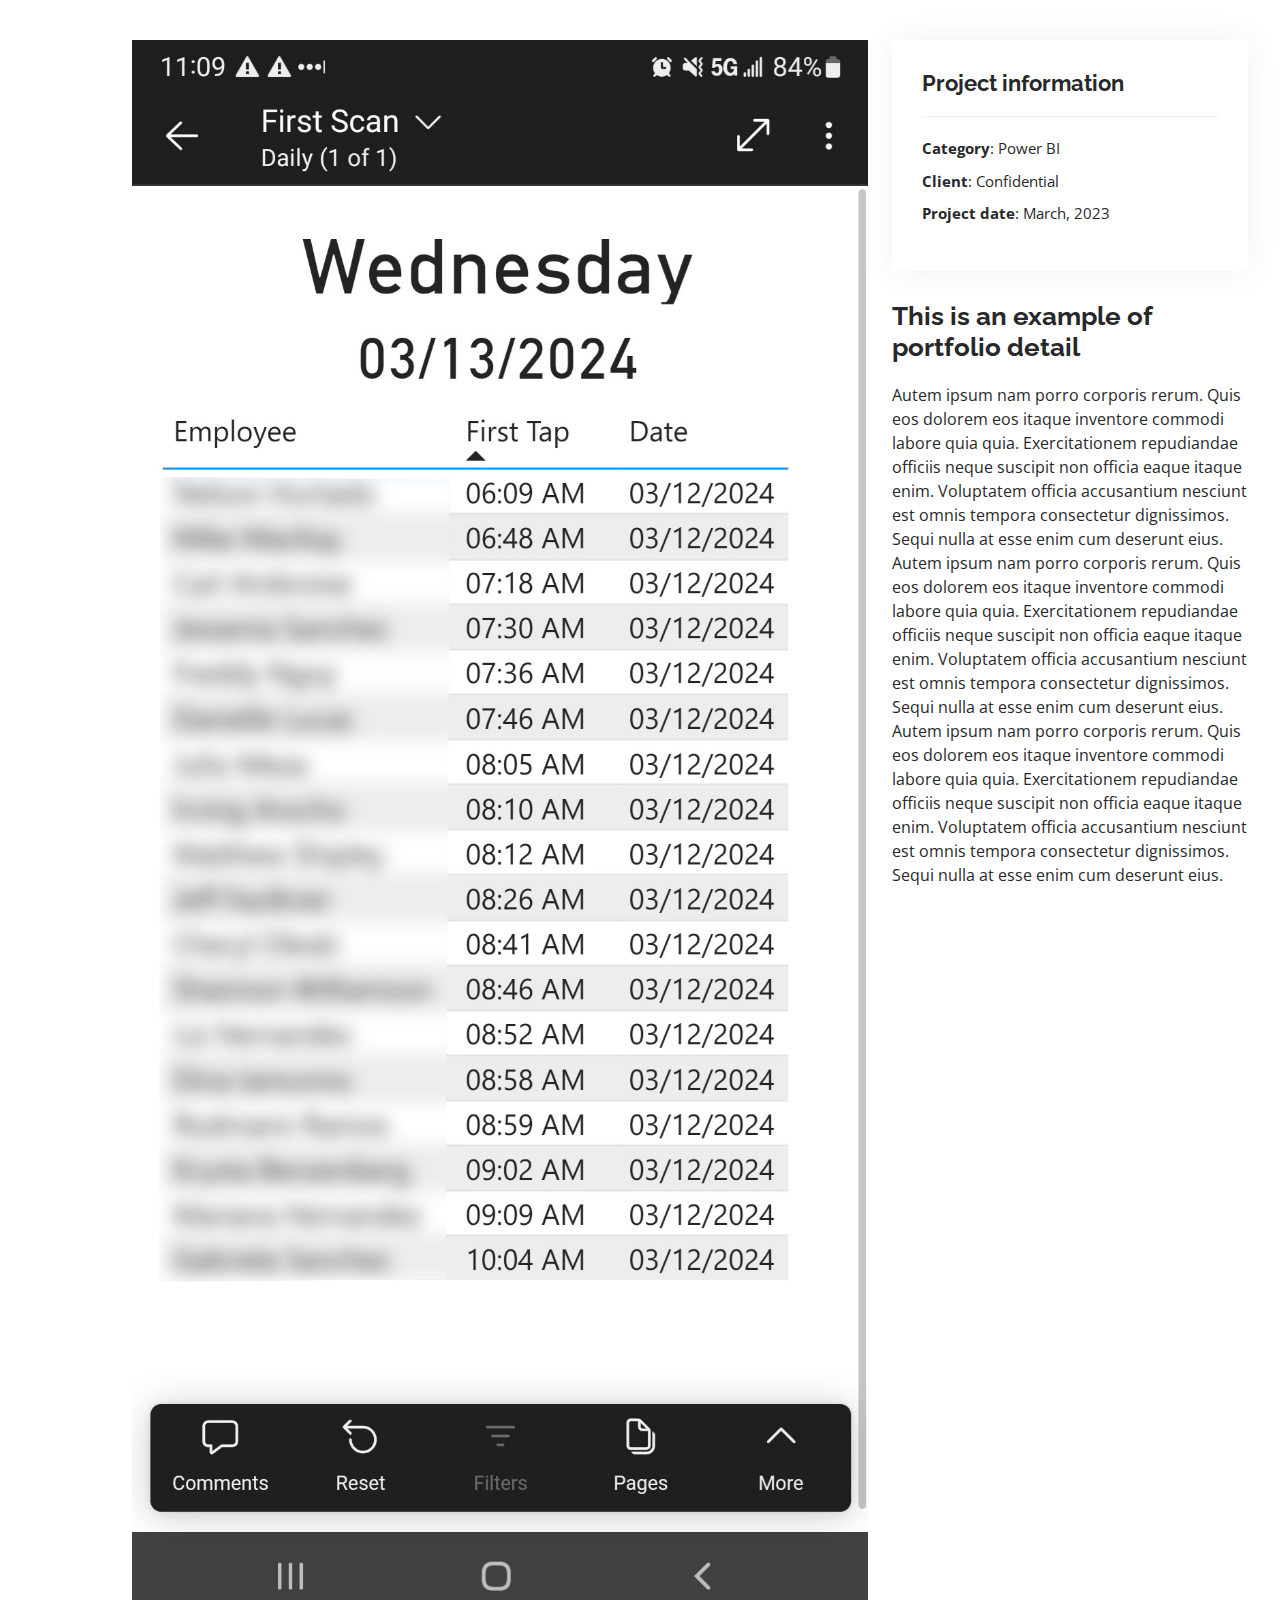
<file: subpages/PowerBI-Mobile-001.html>
<!DOCTYPE html>
<html lang="en">

<head>
  <meta charset="utf-8">
  <meta content="width=device-width, initial-scale=1.0" name="viewport">

  <title>Portfolio Details - Personal Bootstrap Template</title>
  <meta content="" name="description">
  <meta content="" name="keywords">

  <!-- Favicons -->
  <link href="../assets/img/favicon.png" rel="icon">
  <link href="../assets/img/apple-touch-icon.png" rel="apple-touch-icon">

  <!-- Google Fonts -->
  <link href="https://fonts.googleapis.com/css?family=Open+Sans:300,300i,400,400i,600,600i,700,700i|Raleway:300,300i,400,400i,500,500i,600,600i,700,700i|Poppins:300,300i,400,400i,500,500i,600,600i,700,700i" rel="stylesheet">

  <!-- Vendor CSS Files -->
  <link href="../assets/vendor/aos/aos.css" rel="stylesheet">
  <link href="../assets/vendor/bootstrap/css/bootstrap.min.css" rel="stylesheet">
  <link href="../assets/vendor/bootstrap-icons/bootstrap-icons.css" rel="stylesheet">
  <link href="../assets/vendor/boxicons/css/boxicons.min.css" rel="stylesheet">
  <link href="../assets/vendor/glightbox/css/glightbox.min.css" rel="stylesheet">
  <link href="../assets/vendor/swiper/swiper-bundle.min.css" rel="stylesheet">

  <!-- Template Main CSS File -->
  <link href="../assets/css/style.css" rel="stylesheet">

  <!-- =======================================================
  * Template Name: MyResume
  * Updated: Mar 12 2024 with Bootstrap v5.3.3
  * Template URL: https://bootstrapmade.com/free-html-bootstrap-template-my-resume/
  * Author: BootstrapMade.com
  * License: https://bootstrapmade.com/license/
  ======================================================== -->
</head>

<body>

  <main id="main">

    <!-- ======= Portfolio Details Section ======= -->
    <section id="portfolio-details" class="portfolio-details">
      <div class="container">

        <div class="row gy-4">

          <div class="col-lg-8">
            <div class="portfolio-details-slider swiper">
              <div class="swiper-wrapper align-items-center">

                <div class="swiper-slide">
                  <img src="../assets/img/portfolio/PowerBI-Mobile-001.jpg" alt="">
                </div>

                <!-- 
                <div class="swiper-slide">
                  <img src="assets/img/portfolio/portfolio-details-2.jpg" alt="">
                </div>

                <div class="swiper-slide">
                  <img src="assets/img/portfolio/portfolio-details-3.jpg" alt="">
                </div>
                -->

              </div>
              <div class="swiper-pagination"></div>
            </div>
          </div>

          <div class="col-lg-4">
            <div class="portfolio-info">
              <h3>Project information</h3>
              <ul>
                <li><strong>Category</strong>: Power BI</li>
                <li><strong>Client</strong>: Confidential</li>
                <li><strong>Project date</strong>: March, 2023</li>
                <!-- <li><strong>Project URL</strong>: <a href="#">www.example.com</a></li> -->
              </ul>
            </div>
            <div class="portfolio-description">
              <h2>This is an example of portfolio detail</h2>
              <p>
                Autem ipsum nam porro corporis rerum. Quis eos dolorem eos itaque inventore commodi labore quia quia. Exercitationem repudiandae officiis neque suscipit non officia eaque itaque enim. Voluptatem officia accusantium nesciunt est omnis tempora consectetur dignissimos. Sequi nulla at esse enim cum deserunt eius.
                Autem ipsum nam porro corporis rerum. Quis eos dolorem eos itaque inventore commodi labore quia quia. Exercitationem repudiandae officiis neque suscipit non officia eaque itaque enim. Voluptatem officia accusantium nesciunt est omnis tempora consectetur dignissimos. Sequi nulla at esse enim cum deserunt eius.
                Autem ipsum nam porro corporis rerum. Quis eos dolorem eos itaque inventore commodi labore quia quia. Exercitationem repudiandae officiis neque suscipit non officia eaque itaque enim. Voluptatem officia accusantium nesciunt est omnis tempora consectetur dignissimos. Sequi nulla at esse enim cum deserunt eius.
              </p>
            </div>
          </div>

        </div>

      </div>
    </section><!-- End Portfolio Details Section -->

  </main><!-- End #main -->

  <div id="preloader"></div>
  <a href="#" class="back-to-top d-flex align-items-center justify-content-center"><i class="bi bi-arrow-up-short"></i></a>

  <!-- Vendor JS Files -->
  <script src="../assets/vendor/purecounter/purecounter_vanilla.js"></script>
  <script src="../assets/vendor/aos/aos.js"></script>
  <script src="../assets/vendor/bootstrap/js/bootstrap.bundle.min.js"></script>
  <script src="../assets/vendor/glightbox/js/glightbox.min.js"></script>
  <script src="../assets/vendor/isotope-layout/isotope.pkgd.min.js"></script>
  <script src="../assets/vendor/swiper/swiper-bundle.min.js"></script>
  <script src="../assets/vendor/typed.js/typed.umd.js"></script>
  <script src="../assets/vendor/waypoints/noframework.waypoints.js"></script>
  <script src="../assets/vendor/php-email-form/validate.js"></script>

  <!-- Template Main JS File -->
  <script src="../assets/js/main.js"></script>

</body>

</html>
</file>
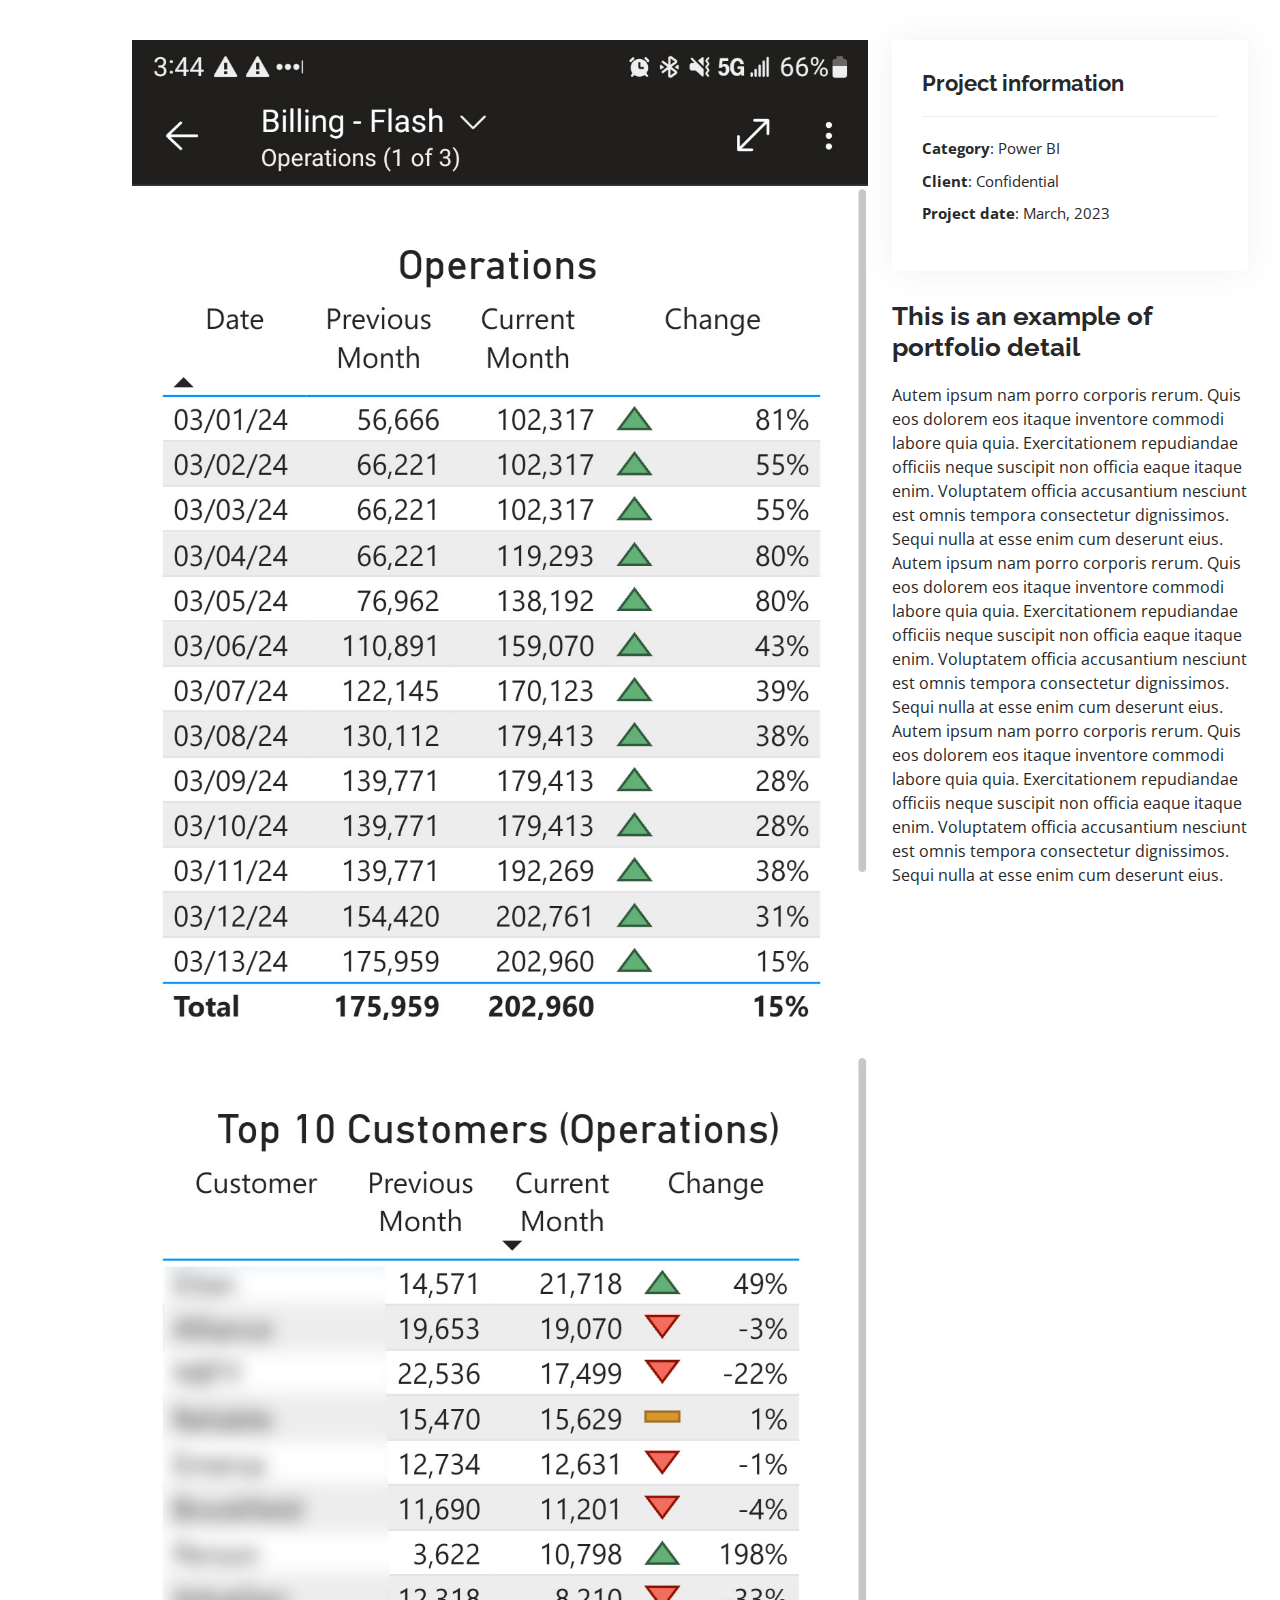
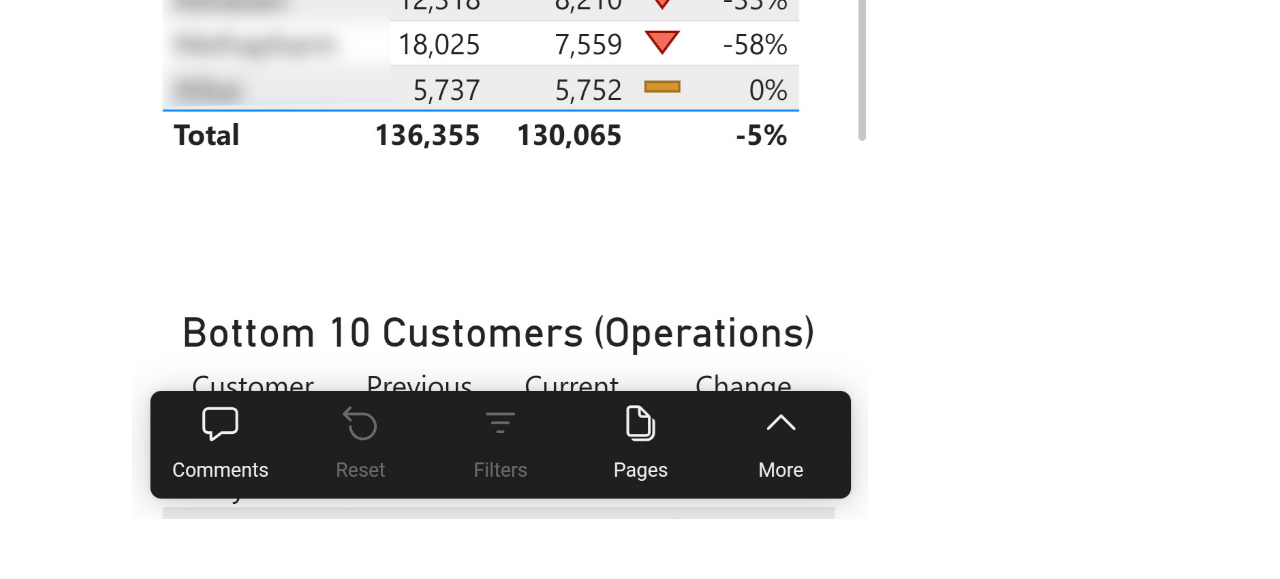
<file: subpages/PowerBI-Mobile-002.html>
<!DOCTYPE html>
<html lang="en">

<head>
  <meta charset="utf-8">
  <meta content="width=device-width, initial-scale=1.0" name="viewport">

  <title>Portfolio Details - Personal Bootstrap Template</title>
  <meta content="" name="description">
  <meta content="" name="keywords">

  <!-- Favicons -->
  <link href="../assets/img/favicon.png" rel="icon">
  <link href="../assets/img/apple-touch-icon.png" rel="apple-touch-icon">

  <!-- Google Fonts -->
  <link href="https://fonts.googleapis.com/css?family=Open+Sans:300,300i,400,400i,600,600i,700,700i|Raleway:300,300i,400,400i,500,500i,600,600i,700,700i|Poppins:300,300i,400,400i,500,500i,600,600i,700,700i" rel="stylesheet">

  <!-- Vendor CSS Files -->
  <link href="../assets/vendor/aos/aos.css" rel="stylesheet">
  <link href="../assets/vendor/bootstrap/css/bootstrap.min.css" rel="stylesheet">
  <link href="../assets/vendor/bootstrap-icons/bootstrap-icons.css" rel="stylesheet">
  <link href="../assets/vendor/boxicons/css/boxicons.min.css" rel="stylesheet">
  <link href="../assets/vendor/glightbox/css/glightbox.min.css" rel="stylesheet">
  <link href="../assets/vendor/swiper/swiper-bundle.min.css" rel="stylesheet">

  <!-- Template Main CSS File -->
  <link href="../assets/css/style.css" rel="stylesheet">

  <!-- =======================================================
  * Template Name: MyResume
  * Updated: Mar 12 2024 with Bootstrap v5.3.3
  * Template URL: https://bootstrapmade.com/free-html-bootstrap-template-my-resume/
  * Author: BootstrapMade.com
  * License: https://bootstrapmade.com/license/
  ======================================================== -->
</head>

<body>

  <main id="main">

    <!-- ======= Portfolio Details Section ======= -->
    <section id="portfolio-details" class="portfolio-details">
      <div class="container">

        <div class="row gy-4">

          <div class="col-lg-8">
            <div class="portfolio-details-slider swiper">
              <div class="swiper-wrapper align-items-center">

                <div class="swiper-slide">
                  <img src="../assets/img/portfolio/PowerBI-Mobile-002.jpg" alt="">
                </div>

                <!-- 
                <div class="swiper-slide">
                  <img src="assets/img/portfolio/portfolio-details-2.jpg" alt="">
                </div>

                <div class="swiper-slide">
                  <img src="assets/img/portfolio/portfolio-details-3.jpg" alt="">
                </div>
                -->

              </div>
              <div class="swiper-pagination"></div>
            </div>
          </div>

          <div class="col-lg-4">
            <div class="portfolio-info">
              <h3>Project information</h3>
              <ul>
                <li><strong>Category</strong>: Power BI</li>
                <li><strong>Client</strong>: Confidential</li>
                <li><strong>Project date</strong>: March, 2023</li>
                <!-- <li><strong>Project URL</strong>: <a href="#">www.example.com</a></li> -->
              </ul>
            </div>
            <div class="portfolio-description">
              <h2>This is an example of portfolio detail</h2>
              <p>
                Autem ipsum nam porro corporis rerum. Quis eos dolorem eos itaque inventore commodi labore quia quia. Exercitationem repudiandae officiis neque suscipit non officia eaque itaque enim. Voluptatem officia accusantium nesciunt est omnis tempora consectetur dignissimos. Sequi nulla at esse enim cum deserunt eius.
                Autem ipsum nam porro corporis rerum. Quis eos dolorem eos itaque inventore commodi labore quia quia. Exercitationem repudiandae officiis neque suscipit non officia eaque itaque enim. Voluptatem officia accusantium nesciunt est omnis tempora consectetur dignissimos. Sequi nulla at esse enim cum deserunt eius.
                Autem ipsum nam porro corporis rerum. Quis eos dolorem eos itaque inventore commodi labore quia quia. Exercitationem repudiandae officiis neque suscipit non officia eaque itaque enim. Voluptatem officia accusantium nesciunt est omnis tempora consectetur dignissimos. Sequi nulla at esse enim cum deserunt eius.
              </p>
            </div>
          </div>

        </div>

      </div>
    </section><!-- End Portfolio Details Section -->

  </main><!-- End #main -->

  <div id="preloader"></div>
  <a href="#" class="back-to-top d-flex align-items-center justify-content-center"><i class="bi bi-arrow-up-short"></i></a>

  <!-- Vendor JS Files -->
  <script src="../assets/vendor/purecounter/purecounter_vanilla.js"></script>
  <script src="../assets/vendor/aos/aos.js"></script>
  <script src="../assets/vendor/bootstrap/js/bootstrap.bundle.min.js"></script>
  <script src="../assets/vendor/glightbox/js/glightbox.min.js"></script>
  <script src="../assets/vendor/isotope-layout/isotope.pkgd.min.js"></script>
  <script src="../assets/vendor/swiper/swiper-bundle.min.js"></script>
  <script src="../assets/vendor/typed.js/typed.umd.js"></script>
  <script src="../assets/vendor/waypoints/noframework.waypoints.js"></script>
  <script src="../assets/vendor/php-email-form/validate.js"></script>

  <!-- Template Main JS File -->
  <script src="../assets/js/main.js"></script>

</body>

</html>
</file>
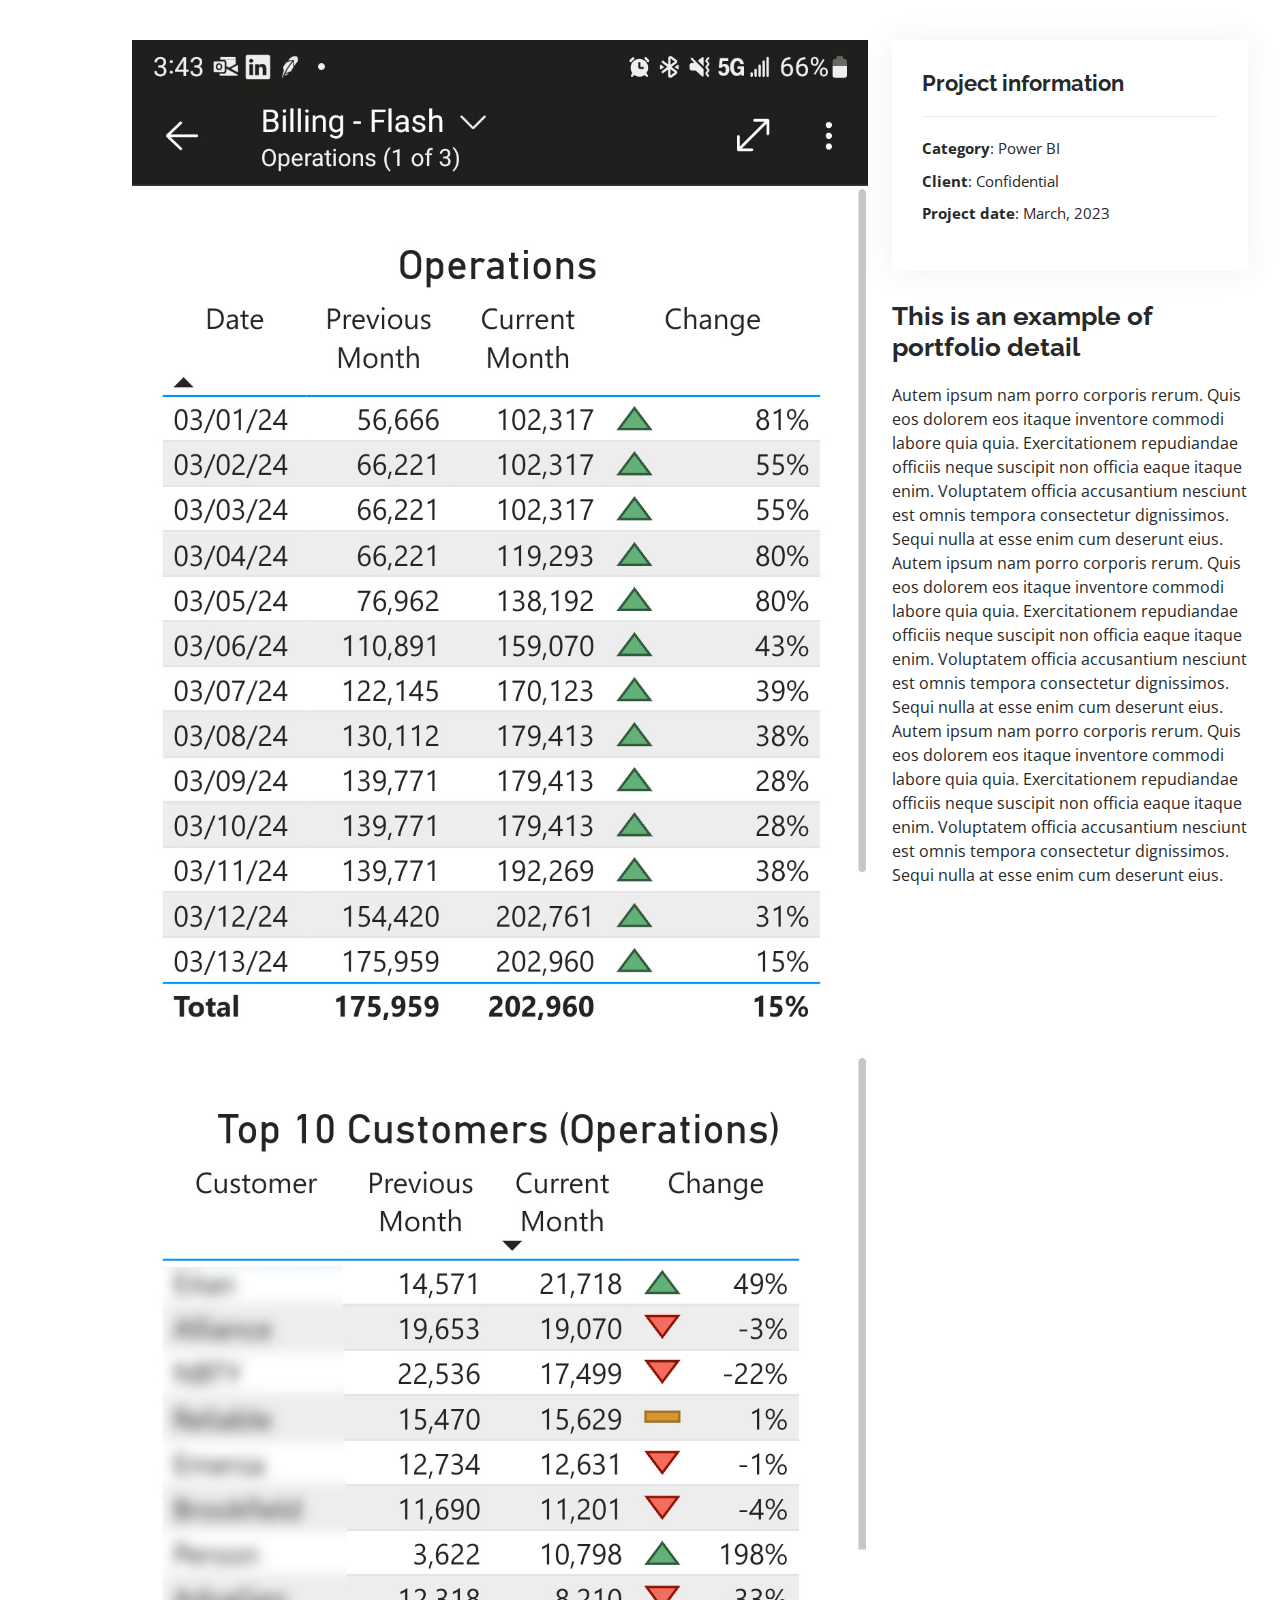
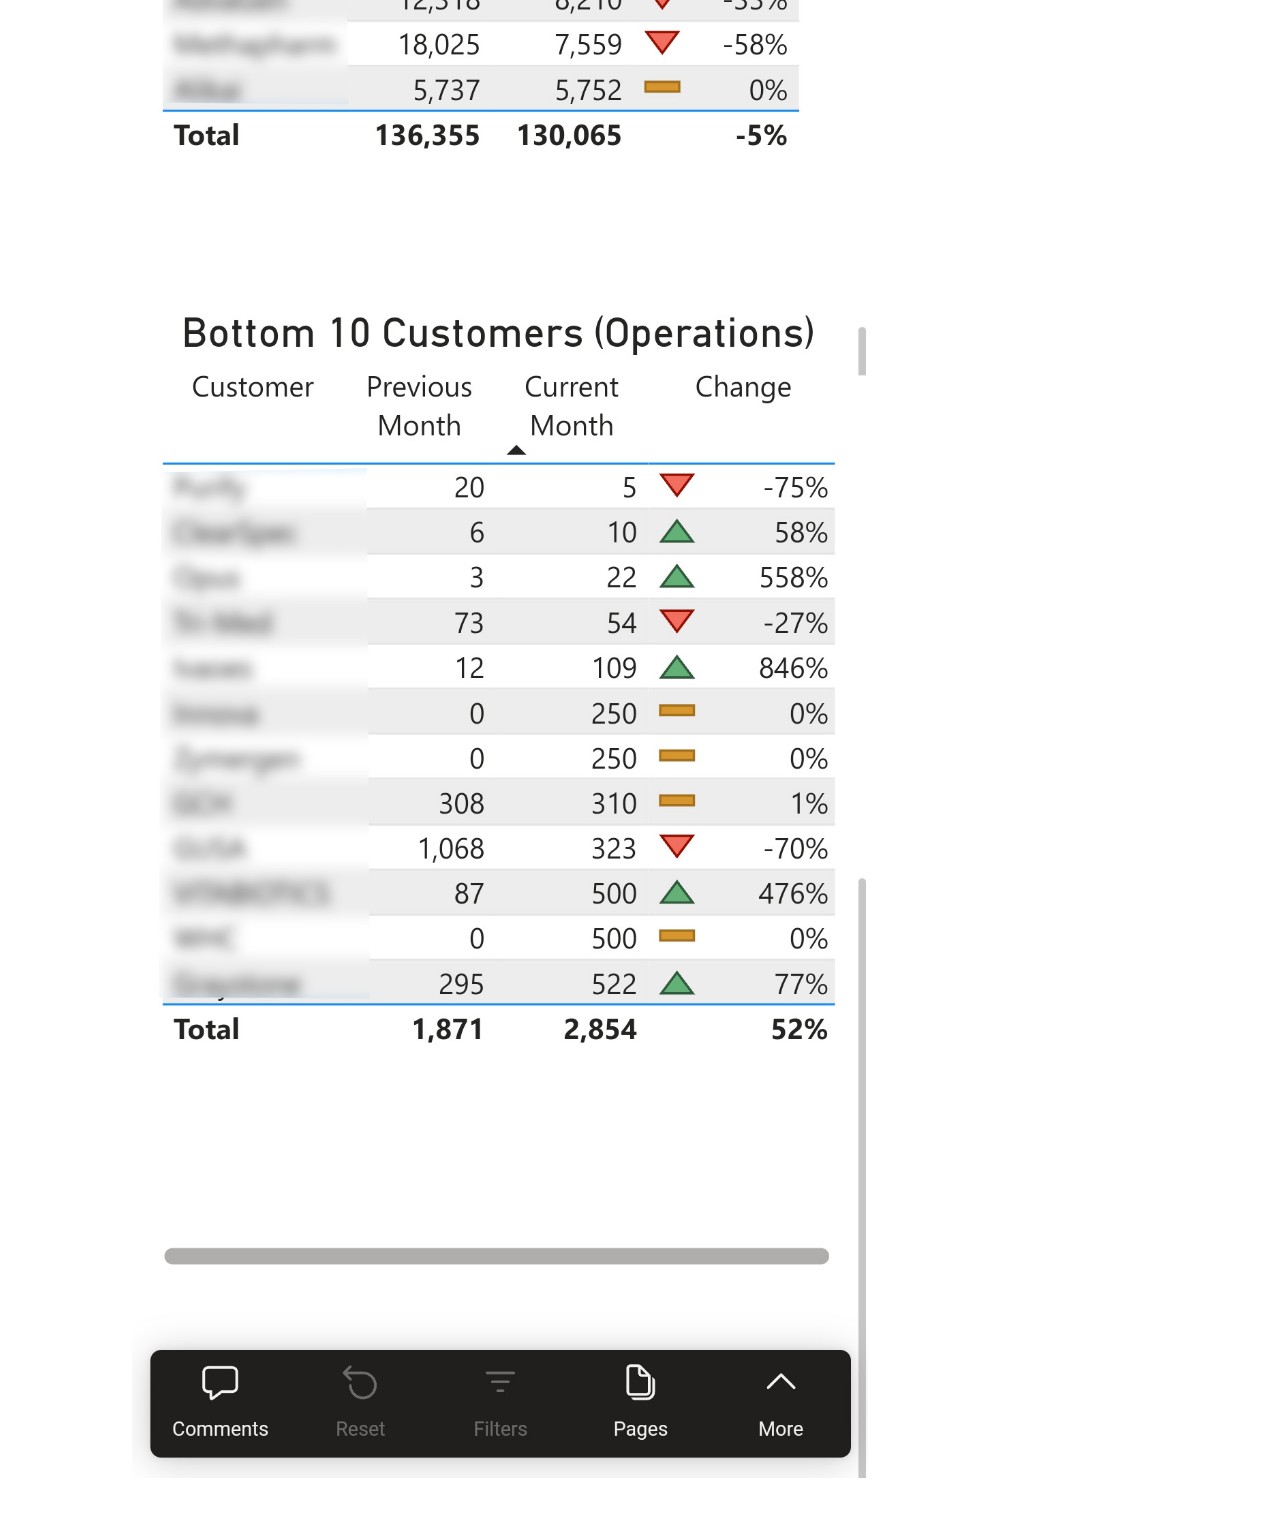
<file: subpages/PowerBI-Mobile-003.html>
<!DOCTYPE html>
<html lang="en">

<head>
  <meta charset="utf-8">
  <meta content="width=device-width, initial-scale=1.0" name="viewport">

  <title>Portfolio Details - Personal Bootstrap Template</title>
  <meta content="" name="description">
  <meta content="" name="keywords">

  <!-- Favicons -->
  <link href="../assets/img/favicon.png" rel="icon">
  <link href="../assets/img/apple-touch-icon.png" rel="apple-touch-icon">

  <!-- Google Fonts -->
  <link href="https://fonts.googleapis.com/css?family=Open+Sans:300,300i,400,400i,600,600i,700,700i|Raleway:300,300i,400,400i,500,500i,600,600i,700,700i|Poppins:300,300i,400,400i,500,500i,600,600i,700,700i" rel="stylesheet">

  <!-- Vendor CSS Files -->
  <link href="../assets/vendor/aos/aos.css" rel="stylesheet">
  <link href="../assets/vendor/bootstrap/css/bootstrap.min.css" rel="stylesheet">
  <link href="../assets/vendor/bootstrap-icons/bootstrap-icons.css" rel="stylesheet">
  <link href="../assets/vendor/boxicons/css/boxicons.min.css" rel="stylesheet">
  <link href="../assets/vendor/glightbox/css/glightbox.min.css" rel="stylesheet">
  <link href="../assets/vendor/swiper/swiper-bundle.min.css" rel="stylesheet">

  <!-- Template Main CSS File -->
  <link href="../assets/css/style.css" rel="stylesheet">

  <!-- =======================================================
  * Template Name: MyResume
  * Updated: Mar 12 2024 with Bootstrap v5.3.3
  * Template URL: https://bootstrapmade.com/free-html-bootstrap-template-my-resume/
  * Author: BootstrapMade.com
  * License: https://bootstrapmade.com/license/
  ======================================================== -->
</head>

<body>

  <main id="main">

    <!-- ======= Portfolio Details Section ======= -->
    <section id="portfolio-details" class="portfolio-details">
      <div class="container">

        <div class="row gy-4">

          <div class="col-lg-8">
            <div class="portfolio-details-slider swiper">
              <div class="swiper-wrapper align-items-center">

                <div class="swiper-slide">
                  <img src="../assets/img/portfolio/PowerBI-Mobile-003.jpg" alt="">
                </div>

                <!-- 
                <div class="swiper-slide">
                  <img src="assets/img/portfolio/portfolio-details-2.jpg" alt="">
                </div>

                <div class="swiper-slide">
                  <img src="assets/img/portfolio/portfolio-details-3.jpg" alt="">
                </div>
                -->

              </div>
              <div class="swiper-pagination"></div>
            </div>
          </div>

          <div class="col-lg-4">
            <div class="portfolio-info">
              <h3>Project information</h3>
              <ul>
                <li><strong>Category</strong>: Power BI</li>
                <li><strong>Client</strong>: Confidential</li>
                <li><strong>Project date</strong>: March, 2023</li>
                <!-- <li><strong>Project URL</strong>: <a href="#">www.example.com</a></li> -->
              </ul>
            </div>
            <div class="portfolio-description">
              <h2>This is an example of portfolio detail</h2>
              <p>
                Autem ipsum nam porro corporis rerum. Quis eos dolorem eos itaque inventore commodi labore quia quia. Exercitationem repudiandae officiis neque suscipit non officia eaque itaque enim. Voluptatem officia accusantium nesciunt est omnis tempora consectetur dignissimos. Sequi nulla at esse enim cum deserunt eius.
                Autem ipsum nam porro corporis rerum. Quis eos dolorem eos itaque inventore commodi labore quia quia. Exercitationem repudiandae officiis neque suscipit non officia eaque itaque enim. Voluptatem officia accusantium nesciunt est omnis tempora consectetur dignissimos. Sequi nulla at esse enim cum deserunt eius.
                Autem ipsum nam porro corporis rerum. Quis eos dolorem eos itaque inventore commodi labore quia quia. Exercitationem repudiandae officiis neque suscipit non officia eaque itaque enim. Voluptatem officia accusantium nesciunt est omnis tempora consectetur dignissimos. Sequi nulla at esse enim cum deserunt eius.
              </p>
            </div>
          </div>

        </div>

      </div>
    </section><!-- End Portfolio Details Section -->

  </main><!-- End #main -->

  <div id="preloader"></div>
  <a href="#" class="back-to-top d-flex align-items-center justify-content-center"><i class="bi bi-arrow-up-short"></i></a>

  <!-- Vendor JS Files -->
  <script src="../assets/vendor/purecounter/purecounter_vanilla.js"></script>
  <script src="../assets/vendor/aos/aos.js"></script>
  <script src="../assets/vendor/bootstrap/js/bootstrap.bundle.min.js"></script>
  <script src="../assets/vendor/glightbox/js/glightbox.min.js"></script>
  <script src="../assets/vendor/isotope-layout/isotope.pkgd.min.js"></script>
  <script src="../assets/vendor/swiper/swiper-bundle.min.js"></script>
  <script src="../assets/vendor/typed.js/typed.umd.js"></script>
  <script src="../assets/vendor/waypoints/noframework.waypoints.js"></script>
  <script src="../assets/vendor/php-email-form/validate.js"></script>

  <!-- Template Main JS File -->
  <script src="../assets/js/main.js"></script>

</body>

</html>
</file>
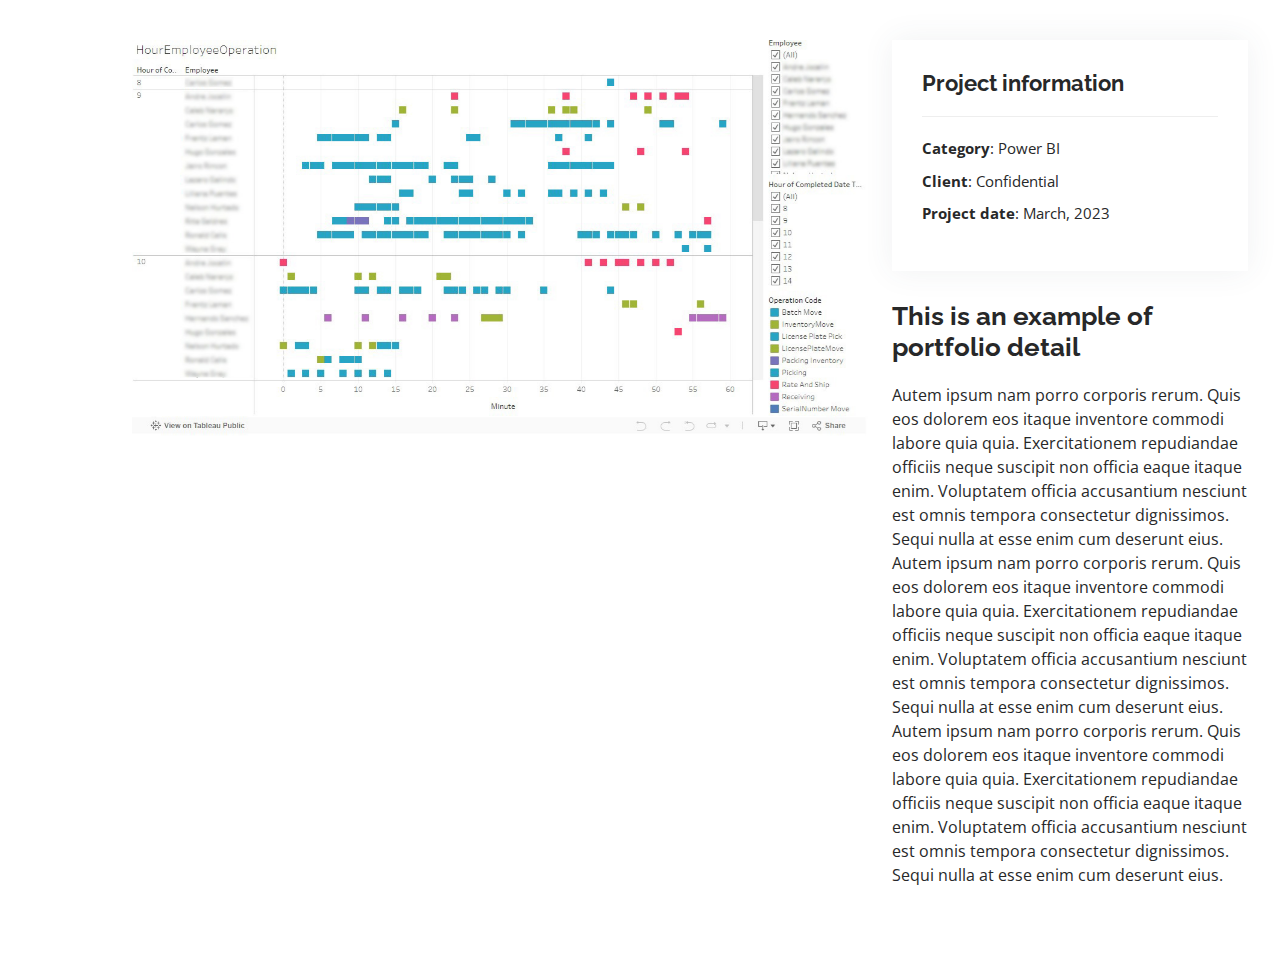
<file: subpages/Tableau-001.html>
<!DOCTYPE html>
<html lang="en">

<head>
  <meta charset="utf-8">
  <meta content="width=device-width, initial-scale=1.0" name="viewport">

  <title>Portfolio Details - Personal Bootstrap Template</title>
  <meta content="" name="description">
  <meta content="" name="keywords">

  <!-- Favicons -->
  <link href="../assets/img/favicon.png" rel="icon">
  <link href="../assets/img/apple-touch-icon.png" rel="apple-touch-icon">

  <!-- Google Fonts -->
  <link href="https://fonts.googleapis.com/css?family=Open+Sans:300,300i,400,400i,600,600i,700,700i|Raleway:300,300i,400,400i,500,500i,600,600i,700,700i|Poppins:300,300i,400,400i,500,500i,600,600i,700,700i" rel="stylesheet">

  <!-- Vendor CSS Files -->
  <link href="../assets/vendor/aos/aos.css" rel="stylesheet">
  <link href="../assets/vendor/bootstrap/css/bootstrap.min.css" rel="stylesheet">
  <link href="../assets/vendor/bootstrap-icons/bootstrap-icons.css" rel="stylesheet">
  <link href="../assets/vendor/boxicons/css/boxicons.min.css" rel="stylesheet">
  <link href="../assets/vendor/glightbox/css/glightbox.min.css" rel="stylesheet">
  <link href="../assets/vendor/swiper/swiper-bundle.min.css" rel="stylesheet">

  <!-- Template Main CSS File -->
  <link href="../assets/css/style.css" rel="stylesheet">

  <!-- =======================================================
  * Template Name: MyResume
  * Updated: Mar 12 2024 with Bootstrap v5.3.3
  * Template URL: https://bootstrapmade.com/free-html-bootstrap-template-my-resume/
  * Author: BootstrapMade.com
  * License: https://bootstrapmade.com/license/
  ======================================================== -->
</head>

<body>

  <main id="main">

    <!-- ======= Portfolio Details Section ======= -->
    <section id="portfolio-details" class="portfolio-details">
      <div class="container">

        <div class="row gy-4">

          <div class="col-lg-8">
            <div class="portfolio-details-slider swiper">
              <div class="swiper-wrapper align-items-center">

                <div class="swiper-slide">
                  <img src="../assets/img/portfolio/Tableau-001.jpg" alt="">
                </div>

                <!-- 
                <div class="swiper-slide">
                  <img src="assets/img/portfolio/portfolio-details-2.jpg" alt="">
                </div>

                <div class="swiper-slide">
                  <img src="assets/img/portfolio/portfolio-details-3.jpg" alt="">
                </div>
                -->

              </div>
              <div class="swiper-pagination"></div>
            </div>
          </div>

          <div class="col-lg-4">
            <div class="portfolio-info">
              <h3>Project information</h3>
              <ul>
                <li><strong>Category</strong>: Power BI</li>
                <li><strong>Client</strong>: Confidential</li>
                <li><strong>Project date</strong>: March, 2023</li>
                <!-- <li><strong>Project URL</strong>: <a href="#">www.example.com</a></li> -->
              </ul>
            </div>
            <div class="portfolio-description">
              <h2>This is an example of portfolio detail</h2>
              <p>
                Autem ipsum nam porro corporis rerum. Quis eos dolorem eos itaque inventore commodi labore quia quia. Exercitationem repudiandae officiis neque suscipit non officia eaque itaque enim. Voluptatem officia accusantium nesciunt est omnis tempora consectetur dignissimos. Sequi nulla at esse enim cum deserunt eius.
                Autem ipsum nam porro corporis rerum. Quis eos dolorem eos itaque inventore commodi labore quia quia. Exercitationem repudiandae officiis neque suscipit non officia eaque itaque enim. Voluptatem officia accusantium nesciunt est omnis tempora consectetur dignissimos. Sequi nulla at esse enim cum deserunt eius.
                Autem ipsum nam porro corporis rerum. Quis eos dolorem eos itaque inventore commodi labore quia quia. Exercitationem repudiandae officiis neque suscipit non officia eaque itaque enim. Voluptatem officia accusantium nesciunt est omnis tempora consectetur dignissimos. Sequi nulla at esse enim cum deserunt eius.
              </p>
            </div>
          </div>

        </div>

      </div>
    </section><!-- End Portfolio Details Section -->

  </main><!-- End #main -->

  <div id="preloader"></div>
  <a href="#" class="back-to-top d-flex align-items-center justify-content-center"><i class="bi bi-arrow-up-short"></i></a>

  <!-- Vendor JS Files -->
  <script src="../assets/vendor/purecounter/purecounter_vanilla.js"></script>
  <script src="../assets/vendor/aos/aos.js"></script>
  <script src="../assets/vendor/bootstrap/js/bootstrap.bundle.min.js"></script>
  <script src="../assets/vendor/glightbox/js/glightbox.min.js"></script>
  <script src="../assets/vendor/isotope-layout/isotope.pkgd.min.js"></script>
  <script src="../assets/vendor/swiper/swiper-bundle.min.js"></script>
  <script src="../assets/vendor/typed.js/typed.umd.js"></script>
  <script src="../assets/vendor/waypoints/noframework.waypoints.js"></script>
  <script src="../assets/vendor/php-email-form/validate.js"></script>

  <!-- Template Main JS File -->
  <script src="../assets/js/main.js"></script>

</body>

</html>
</file>
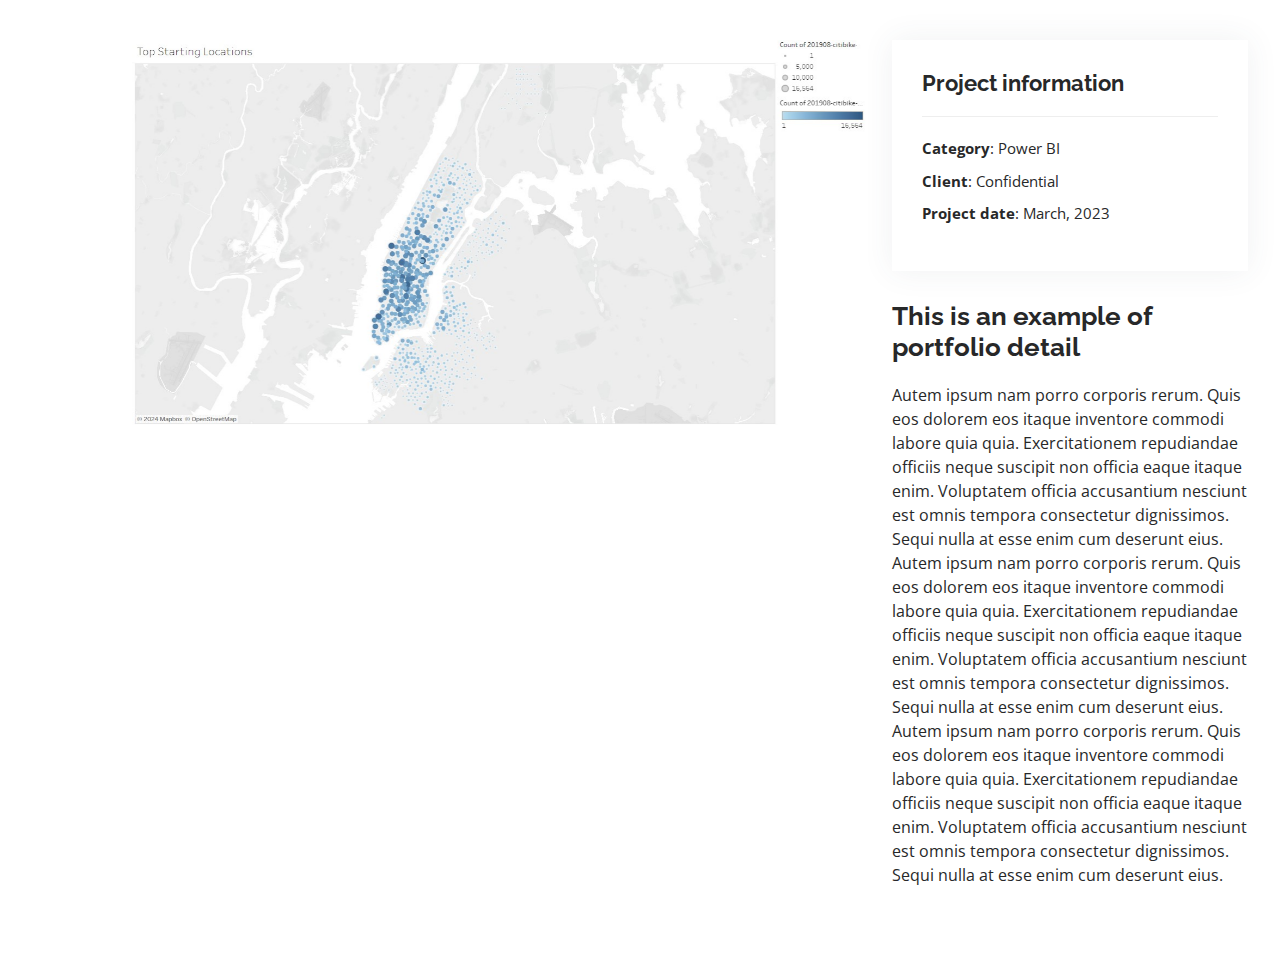
<file: subpages/Tableau-002.html>
<!DOCTYPE html>
<html lang="en">

<head>
  <meta charset="utf-8">
  <meta content="width=device-width, initial-scale=1.0" name="viewport">

  <title>Portfolio Details - Personal Bootstrap Template</title>
  <meta content="" name="description">
  <meta content="" name="keywords">

  <!-- Favicons -->
  <link href="../assets/img/favicon.png" rel="icon">
  <link href="../assets/img/apple-touch-icon.png" rel="apple-touch-icon">

  <!-- Google Fonts -->
  <link href="https://fonts.googleapis.com/css?family=Open+Sans:300,300i,400,400i,600,600i,700,700i|Raleway:300,300i,400,400i,500,500i,600,600i,700,700i|Poppins:300,300i,400,400i,500,500i,600,600i,700,700i" rel="stylesheet">

  <!-- Vendor CSS Files -->
  <link href="../assets/vendor/aos/aos.css" rel="stylesheet">
  <link href="../assets/vendor/bootstrap/css/bootstrap.min.css" rel="stylesheet">
  <link href="../assets/vendor/bootstrap-icons/bootstrap-icons.css" rel="stylesheet">
  <link href="../assets/vendor/boxicons/css/boxicons.min.css" rel="stylesheet">
  <link href="../assets/vendor/glightbox/css/glightbox.min.css" rel="stylesheet">
  <link href="../assets/vendor/swiper/swiper-bundle.min.css" rel="stylesheet">

  <!-- Template Main CSS File -->
  <link href="../assets/css/style.css" rel="stylesheet">

  <!-- =======================================================
  * Template Name: MyResume
  * Updated: Mar 12 2024 with Bootstrap v5.3.3
  * Template URL: https://bootstrapmade.com/free-html-bootstrap-template-my-resume/
  * Author: BootstrapMade.com
  * License: https://bootstrapmade.com/license/
  ======================================================== -->
</head>

<body>

  <main id="main">

    <!-- ======= Portfolio Details Section ======= -->
    <section id="portfolio-details" class="portfolio-details">
      <div class="container">

        <div class="row gy-4">

          <div class="col-lg-8">
            <div class="portfolio-details-slider swiper">
              <div class="swiper-wrapper align-items-center">

                <div class="swiper-slide">
                  <img src="../assets/img/portfolio/Tableau-002.jpg" alt="">
                </div>

                <!-- 
                <div class="swiper-slide">
                  <img src="assets/img/portfolio/portfolio-details-2.jpg" alt="">
                </div>

                <div class="swiper-slide">
                  <img src="assets/img/portfolio/portfolio-details-3.jpg" alt="">
                </div>
                -->

              </div>
              <div class="swiper-pagination"></div>
            </div>
          </div>

          <div class="col-lg-4">
            <div class="portfolio-info">
              <h3>Project information</h3>
              <ul>
                <li><strong>Category</strong>: Power BI</li>
                <li><strong>Client</strong>: Confidential</li>
                <li><strong>Project date</strong>: March, 2023</li>
                <!-- <li><strong>Project URL</strong>: <a href="#">www.example.com</a></li> -->
              </ul>
            </div>
            <div class="portfolio-description">
              <h2>This is an example of portfolio detail</h2>
              <p>
                Autem ipsum nam porro corporis rerum. Quis eos dolorem eos itaque inventore commodi labore quia quia. Exercitationem repudiandae officiis neque suscipit non officia eaque itaque enim. Voluptatem officia accusantium nesciunt est omnis tempora consectetur dignissimos. Sequi nulla at esse enim cum deserunt eius.
                Autem ipsum nam porro corporis rerum. Quis eos dolorem eos itaque inventore commodi labore quia quia. Exercitationem repudiandae officiis neque suscipit non officia eaque itaque enim. Voluptatem officia accusantium nesciunt est omnis tempora consectetur dignissimos. Sequi nulla at esse enim cum deserunt eius.
                Autem ipsum nam porro corporis rerum. Quis eos dolorem eos itaque inventore commodi labore quia quia. Exercitationem repudiandae officiis neque suscipit non officia eaque itaque enim. Voluptatem officia accusantium nesciunt est omnis tempora consectetur dignissimos. Sequi nulla at esse enim cum deserunt eius.
              </p>
            </div>
          </div>

        </div>

      </div>
    </section><!-- End Portfolio Details Section -->

  </main><!-- End #main -->

  <div id="preloader"></div>
  <a href="#" class="back-to-top d-flex align-items-center justify-content-center"><i class="bi bi-arrow-up-short"></i></a>

  <!-- Vendor JS Files -->
  <script src="../assets/vendor/purecounter/purecounter_vanilla.js"></script>
  <script src="../assets/vendor/aos/aos.js"></script>
  <script src="../assets/vendor/bootstrap/js/bootstrap.bundle.min.js"></script>
  <script src="../assets/vendor/glightbox/js/glightbox.min.js"></script>
  <script src="../assets/vendor/isotope-layout/isotope.pkgd.min.js"></script>
  <script src="../assets/vendor/swiper/swiper-bundle.min.js"></script>
  <script src="../assets/vendor/typed.js/typed.umd.js"></script>
  <script src="../assets/vendor/waypoints/noframework.waypoints.js"></script>
  <script src="../assets/vendor/php-email-form/validate.js"></script>

  <!-- Template Main JS File -->
  <script src="../assets/js/main.js"></script>

</body>

</html>
</file>
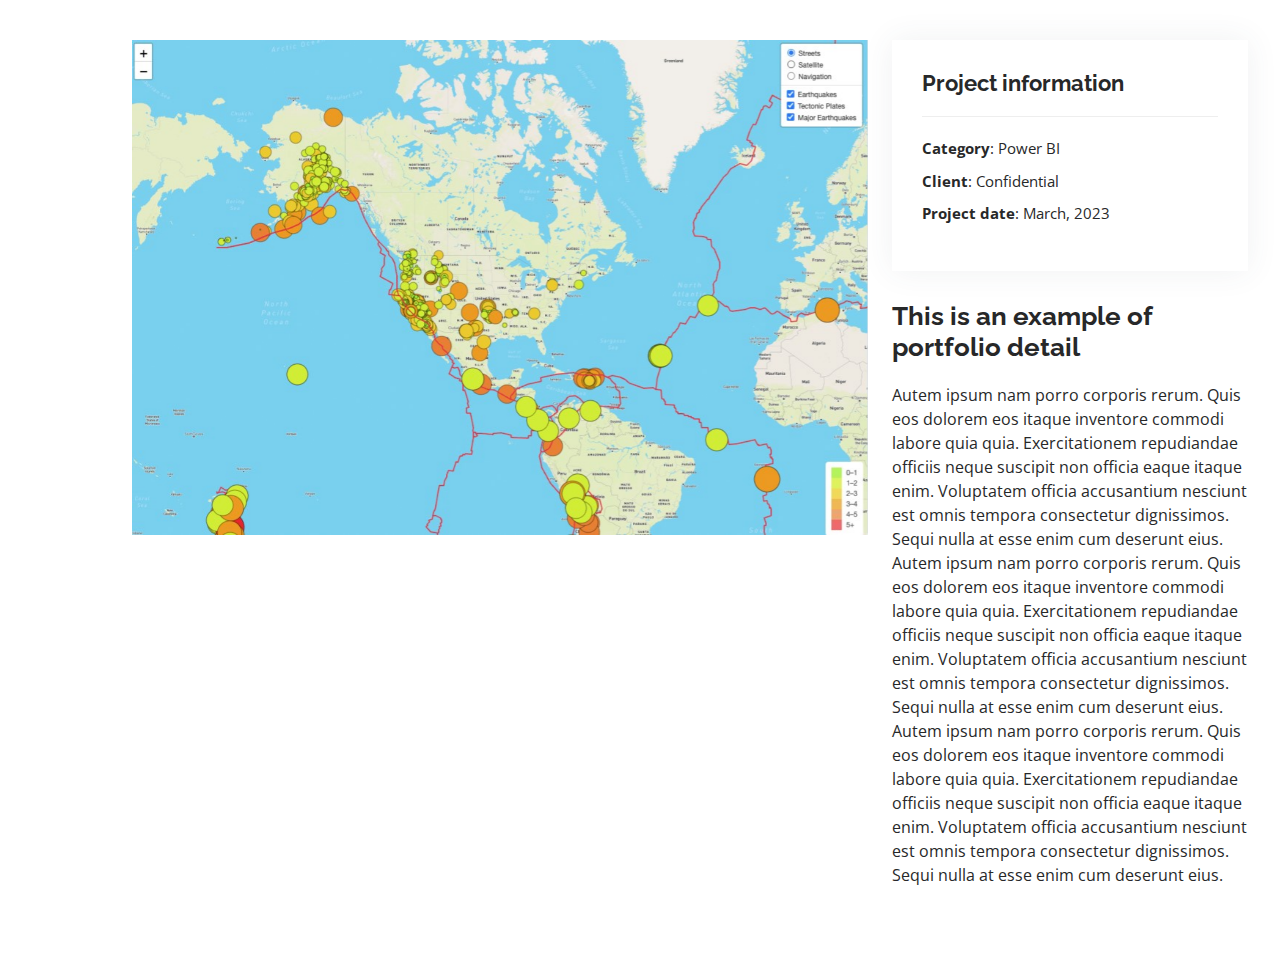
<file: subpages/Tableau-003.html>
<!DOCTYPE html>
<html lang="en">

<head>
  <meta charset="utf-8">
  <meta content="width=device-width, initial-scale=1.0" name="viewport">

  <title>Portfolio Details - Personal Bootstrap Template</title>
  <meta content="" name="description">
  <meta content="" name="keywords">

  <!-- Favicons -->
  <link href="../assets/img/favicon.png" rel="icon">
  <link href="../assets/img/apple-touch-icon.png" rel="apple-touch-icon">

  <!-- Google Fonts -->
  <link href="https://fonts.googleapis.com/css?family=Open+Sans:300,300i,400,400i,600,600i,700,700i|Raleway:300,300i,400,400i,500,500i,600,600i,700,700i|Poppins:300,300i,400,400i,500,500i,600,600i,700,700i" rel="stylesheet">

  <!-- Vendor CSS Files -->
  <link href="../assets/vendor/aos/aos.css" rel="stylesheet">
  <link href="../assets/vendor/bootstrap/css/bootstrap.min.css" rel="stylesheet">
  <link href="../assets/vendor/bootstrap-icons/bootstrap-icons.css" rel="stylesheet">
  <link href="../assets/vendor/boxicons/css/boxicons.min.css" rel="stylesheet">
  <link href="../assets/vendor/glightbox/css/glightbox.min.css" rel="stylesheet">
  <link href="../assets/vendor/swiper/swiper-bundle.min.css" rel="stylesheet">

  <!-- Template Main CSS File -->
  <link href="../assets/css/style.css" rel="stylesheet">

  <!-- =======================================================
  * Template Name: MyResume
  * Updated: Mar 12 2024 with Bootstrap v5.3.3
  * Template URL: https://bootstrapmade.com/free-html-bootstrap-template-my-resume/
  * Author: BootstrapMade.com
  * License: https://bootstrapmade.com/license/
  ======================================================== -->
</head>

<body>

  <main id="main">

    <!-- ======= Portfolio Details Section ======= -->
    <section id="portfolio-details" class="portfolio-details">
      <div class="container">

        <div class="row gy-4">

          <div class="col-lg-8">
            <div class="portfolio-details-slider swiper">
              <div class="swiper-wrapper align-items-center">

                <div class="swiper-slide">
                  <img src="../assets/img/portfolio/Tableau-003.jpg" alt="">
                </div>

                <!-- 
                <div class="swiper-slide">
                  <img src="assets/img/portfolio/portfolio-details-2.jpg" alt="">
                </div>

                <div class="swiper-slide">
                  <img src="assets/img/portfolio/portfolio-details-3.jpg" alt="">
                </div>
                -->

              </div>
              <div class="swiper-pagination"></div>
            </div>
          </div>

          <div class="col-lg-4">
            <div class="portfolio-info">
              <h3>Project information</h3>
              <ul>
                <li><strong>Category</strong>: Power BI</li>
                <li><strong>Client</strong>: Confidential</li>
                <li><strong>Project date</strong>: March, 2023</li>
                <!-- <li><strong>Project URL</strong>: <a href="#">www.example.com</a></li> -->
              </ul>
            </div>
            <div class="portfolio-description">
              <h2>This is an example of portfolio detail</h2>
              <p>
                Autem ipsum nam porro corporis rerum. Quis eos dolorem eos itaque inventore commodi labore quia quia. Exercitationem repudiandae officiis neque suscipit non officia eaque itaque enim. Voluptatem officia accusantium nesciunt est omnis tempora consectetur dignissimos. Sequi nulla at esse enim cum deserunt eius.
                Autem ipsum nam porro corporis rerum. Quis eos dolorem eos itaque inventore commodi labore quia quia. Exercitationem repudiandae officiis neque suscipit non officia eaque itaque enim. Voluptatem officia accusantium nesciunt est omnis tempora consectetur dignissimos. Sequi nulla at esse enim cum deserunt eius.
                Autem ipsum nam porro corporis rerum. Quis eos dolorem eos itaque inventore commodi labore quia quia. Exercitationem repudiandae officiis neque suscipit non officia eaque itaque enim. Voluptatem officia accusantium nesciunt est omnis tempora consectetur dignissimos. Sequi nulla at esse enim cum deserunt eius.
              </p>
            </div>
          </div>

        </div>

      </div>
    </section><!-- End Portfolio Details Section -->

  </main><!-- End #main -->

  <div id="preloader"></div>
  <a href="#" class="back-to-top d-flex align-items-center justify-content-center"><i class="bi bi-arrow-up-short"></i></a>

  <!-- Vendor JS Files -->
  <script src="../assets/vendor/purecounter/purecounter_vanilla.js"></script>
  <script src="../assets/vendor/aos/aos.js"></script>
  <script src="../assets/vendor/bootstrap/js/bootstrap.bundle.min.js"></script>
  <script src="../assets/vendor/glightbox/js/glightbox.min.js"></script>
  <script src="../assets/vendor/isotope-layout/isotope.pkgd.min.js"></script>
  <script src="../assets/vendor/swiper/swiper-bundle.min.js"></script>
  <script src="../assets/vendor/typed.js/typed.umd.js"></script>
  <script src="../assets/vendor/waypoints/noframework.waypoints.js"></script>
  <script src="../assets/vendor/php-email-form/validate.js"></script>

  <!-- Template Main JS File -->
  <script src="../assets/js/main.js"></script>

</body>

</html>
</file>
<file: portfolio-template-02/assets/css/app.css>
html, body {
  font-family: 'Lato', sans-serif;
}

h1 {
  font-size:3em;
  font-family: 'Roboto Condensed', sans-serif;
  font-weight: 300;
}

.name {
  font-size:4em;
  font-family: 'Roboto Condensed', sans-serif;
  font-weight: 300;
}

footer {
  background-color: #343a40;
  color: #fff;
  display: flex;
  align-items: flex-start;
}

footer a {
  color: #fff;
}

.header-container {
  display: flex;
  align-items: center;
  flex-direction: column;
}

.wave {
  background: linear-gradient(to left, #00c6ff, #328eff);
  min-height: 350px;
  color: #fff;
  display: flex;
  flex-direction: column;
  justify-content: center;
  align-items: center;
}

.wave-svg{
  width: 100%;
  transform: translateY(-80px);
}

.wave-svg-secondary{
  width: 100%;
}

.wave-svg-color {
  margin-top: 30px;
}

.custom-card {
  transform: translateY(-150px);
  text-align: center;
  width:500px;
  max-width: 90%;
  margin: 0 auto;
  
}

.card {
  border-radius: 0;
  box-shadow:0 8px 17px 2px rgba(152,152,152,0.14),0 3px 14px 2px rgba(152,152,152,0.12),0 5px 5px -3px rgba(152,152,152,0.2);
}

.education-container {
  padding: 60px 0;
}

.education-item {
  padding: 20px 0;
}

.container-color, .container-dark {
  padding: 100px 0;
  color: #fff;
}

.container-color {
  background-color: #328eff;
}

.container-dark {
  background-color: #343a40;
}

.card-title {
  margin-top: 50px;
  color: #328eff;
  text-align: center;
}

.card-text {
  line-height: 2;
}

.card-icon{
  color: #328eff;
  font-size: 50px;
}

.subtitle {
    font-weight: 200;
}
.boy {
    display: block;
    height: 200px;
    margin-top: 50px;
}

.start-project-card {
    min-height: 200px;
    width: 100%;
}

.card-flex{
    display: flex;
    align-items: flex-start;
    justify-content: center;
    flex-direction: column;
}

.social-icon {
    color: #fff;
    font-size: 36px;
    margin-right: 40px;
}

.skill-container{
    padding: 30px;
}

.fa-align {
  margin: auto;
  color: #fff;
} 

#timeline .timeline-item:after, #timeline .timeline-item:before {
	 content: '';
	 display: block;
	 width: 100%;
	 clear: both;
}
 
 #timeline {
	 width: 100%;
	 margin: 100px auto;
	 position: relative;
	 padding: 0 10px;
	 transition: all 0.4s ease;
}
 #timeline:before {
	 content: "";
	 width: 3px;
	 height: 100%;
	 background: #328eff;
	 left: 50%;
	 top: 0;
	 position: absolute;
}
 #timeline:after {
	 content: "";
	 clear: both;
	 display: table;
	 width: 100%;
}
 #timeline .timeline-item {
	 margin-bottom: 50px;
	 position: relative;
}
 #timeline .timeline-item .timeline-icon {
	 background: #328eff;
	 width: 50px;
	 height: 50px;
	 position: absolute;
	 top: 0;
	 left: 50%;
	 overflow: hidden;
	 margin-left: -23px;
	 border-radius: 50%;
}
 #timeline .timeline-item .timeline-icon {
	 display:flex;
}
 #timeline .timeline-item .timeline-content {
	 width: 45%;
	 background: #fff;
	 padding: 20px;
	 border-radius: 0;
	 transition: all 0.3s ease;
}
 #timeline .timeline-item .timeline-content h2 {
	 padding: 15px;
	 background: #328eff;
	 color: #fff;
	 margin: -20px -20px 0 -20px;
	 font-weight: 300;
	 -webkit-border-radius: 3px 3px 0 0;
	 -moz-border-radius: 3px 3px 0 0;
	 -ms-border-radius: 3px 3px 0 0;
	 border-radius: 3px 3px 0 0;
}
 #timeline .timeline-item .timeline-content:before {
	 content: '';
	 position: absolute;
	 left: 45%;
	 top: 20px;
	 width: 0;
	 height: 0;
	 border-top: 7px solid transparent;
	 border-bottom: 7px solid transparent;
	 border-left: 7px solid #328eff;
}
 #timeline .timeline-item .timeline-content.right {
	 float: right;
}
 #timeline .timeline-item .timeline-content.right:before {
	 content: '';
	 right: 45%;
	 left: inherit;
	 border-left: 0;
	 border-right: 7px solid #328eff;
}
 .btn {
	 background-color: #328eff;
   border: 2px solid #328eff;
   color: #fff;
   border-radius: 0;

}

 @media screen and (max-width: 768px) {
	 #timeline {
		 margin: 30px;
		 padding: 0px;
		 width: 90%;
	}
	 #timeline:before {
		 left: 0;
	}
	 #timeline .timeline-item .timeline-content {
		 width: 90%;
		 float: right;
	}
	 #timeline .timeline-item .timeline-content:before, #timeline .timeline-item .timeline-content.right:before {
		 left: 10%;
		 margin-left: -6px;
		 border-left: 0;
		 border-right: 7px solid #328eff;
	}
	 #timeline .timeline-item .timeline-icon {
		 left: 0;
	}
}
 


.modal {
  position: fixed;
  top: 0;
  right: 0;
  bottom: 0;
  left: 0;
  overflow: hidden;
}

.modal-dialog {
  position: fixed;
  margin: 0;
  min-width: 100%;
  height: 100%;
  padding: 0;
}

.modal-content {
  position: absolute;
  top: 0;
  right: 0;
  bottom: 0;
  left: 0;
  border-radius: 0;
  box-shadow: none;
}

.modal-header {
  position: absolute;
  top: 0;
  right: 0;
  left: 0;
  height: 50px;
  padding: 10px;
  background: #328eff;
  border: 0;
  border-radius: 0;
}

.modal-title {
  font-weight: 300;
  font-size: 2em;
  color: #fff;
  line-height: 30px;
}

.modal-body {
  position: absolute;
  top: 50px;
  bottom: 60px;
  width: 100%;
  font-weight: 300;
  overflow: auto;
}

.modal-footer {
  position: absolute;
  right: 0;
  bottom: 0;
  left: 0;
  height: 60px;
  padding: 10px;
  background: #f1f3f5;
}
</file>
<file: assets/css/style.css>
/**
* Template Name: MyResume
* Updated: Mar 12 2024 with Bootstrap v5.3.3
* Template URL: https://bootstrapmade.com/free-html-bootstrap-template-my-resume/
* Author: BootstrapMade.com
* License: https://bootstrapmade.com/license/
*/

/*--------------------------------------------------------------
# General
--------------------------------------------------------------*/
body {
  font-family: "Open Sans", sans-serif;
  color: #272829;
}

a {
  color: #0563bb;
  text-decoration: none;
}

a:hover {
  color: #067ded;
  text-decoration: none;
}

h1,
h2,
h3,
h4,
h5,
h6 {
  font-family: "Raleway", sans-serif;
}

/*--------------------------------------------------------------
# Back to top button
--------------------------------------------------------------*/
.back-to-top {
  position: fixed;
  visibility: hidden;
  opacity: 0;
  right: 15px;
  bottom: 15px;
  z-index: 996;
  background: #0563bb;
  width: 40px;
  height: 40px;
  border-radius: 50px;
  transition: all 0.4s;
}

.back-to-top i {
  font-size: 28px;
  color: #fff;
  line-height: 0;
}

.back-to-top:hover {
  background: #0678e3;
  color: #fff;
}

.back-to-top.active {
  visibility: visible;
  opacity: 1;
}

/*--------------------------------------------------------------
# Preloader
--------------------------------------------------------------*/
#preloader {
  position: fixed;
  top: 0;
  left: 0;
  right: 0;
  bottom: 0;
  z-index: 9999;
  overflow: hidden;
  background: #fff;
}

#preloader:before {
  content: "";
  position: fixed;
  top: calc(50% - 30px);
  left: calc(50% - 30px);
  border: 6px solid #0563bb;
  border-top-color: #fff;
  border-bottom-color: #fff;
  border-radius: 50%;
  width: 60px;
  height: 60px;
  animation: animate-preloader 1s linear infinite;
}

@keyframes animate-preloader {
  0% {
    transform: rotate(0deg);
  }

  100% {
    transform: rotate(360deg);
  }
}

/*--------------------------------------------------------------
# Disable aos animation delay on mobile devices
--------------------------------------------------------------*/
@media screen and (max-width: 768px) {
  [data-aos-delay] {
    transition-delay: 0 !important;
  }
}

/*--------------------------------------------------------------
# Header
--------------------------------------------------------------*/
#header {
  position: fixed;
  top: 0;
  left: 0;
  bottom: 0;
  z-index: 9997;
  transition: all 0.5s;
  padding: 15px;
  overflow-y: auto;
}

@media (max-width: 991px) {
  #header {
    width: 300px;
    background: #fff;
    border-right: 1px solid #e6e9ec;
    left: -300px;
  }
}

@media (min-width: 991px) {
  #main {
    margin-left: 100px;
  }
}

/*--------------------------------------------------------------
# Navigation Menu
--------------------------------------------------------------*/
/**
* Desktop Navigation 
*/
.nav-menu {
  padding: 0;
  display: block;
}

.nav-menu * {
  margin: 0;
  padding: 0;
  list-style: none;
}

.nav-menu>ul>li {
  position: relative;
  white-space: nowrap;
}

.nav-menu a,
.nav-menu a:focus {
  display: flex;
  align-items: center;
  color: #45505b;
  padding: 10px 18px;
  margin-bottom: 8px;
  transition: 0.3s;
  font-size: 15px;
  border-radius: 50px;
  background: #f2f3f5;
  height: 56px;
  width: 100%;
  overflow: hidden;
  transition: 0.3s;
}

.nav-menu a i,
.nav-menu a:focus i {
  font-size: 20px;
}

.nav-menu a span,
.nav-menu a:focus span {
  padding: 0 5px 0 7px;
  color: #45505b;
}

@media (min-width: 992px) {

  .nav-menu a,
  .nav-menu a:focus {
    width: 56px;
  }

  .nav-menu a span,
  .nav-menu a:focus span {
    display: none;
    color: #fff;
  }
}

.nav-menu a:hover,
.nav-menu .active,
.nav-menu .active:focus,
.nav-menu li:hover>a {
  color: #fff;
  background: #0563bb;
}

.nav-menu a:hover span,
.nav-menu .active span,
.nav-menu .active:focus span,
.nav-menu li:hover>a span {
  color: #fff;
}

.nav-menu a:hover,
.nav-menu li:hover>a {
  width: 100%;
  color: #fff;
}

.nav-menu a:hover span,
.nav-menu li:hover>a span {
  display: block;
}

/**
* Mobile Navigation 
*/
.mobile-nav-toggle {
  position: fixed;
  right: 10px;
  top: 10px;
  z-index: 9998;
  border: 0;
  background: none;
  font-size: 28px;
  transition: all 0.4s;
  outline: none !important;
  line-height: 0;
  cursor: pointer;
  border-radius: 50px;
  padding: 5px;
}

.mobile-nav-toggle i {
  color: #45505b;
}

.mobile-nav-active {
  overflow: hidden;
}

.mobile-nav-active #header {
  left: 0;
}

.mobile-nav-active .mobile-nav-toggle {
  color: #fff;
  background-color: #0563bb;
}

/*--------------------------------------------------------------
# Hero Section
--------------------------------------------------------------*/
#hero {
  width: 100%;
  height: 100vh;
  background: url("https://raw.githubusercontent.com/juliomeza/portfolio/main/assets/img/Background.jpg") top right no-repeat;
  background-size: cover;
  position: relative;
}

@media (min-width: 992px) {
  #hero {
    padding-left: 160px;
  }
}

#hero:before {
  content: "";
  background: rgba(255, 255, 255, 0.8);
  position: absolute;
  bottom: 0;
  top: 0;
  left: 0;
  right: 0;
}

#hero h1 {
  margin: 0;
  font-size: 64px;
  font-weight: 700;
  line-height: 56px;
  color: #45505b;
}

#hero p {
  color: #45505b;
  margin: 15px 0 0 0;
  font-size: 26px;
  font-family: "Poppins", sans-serif;
}

#hero p span {
  color: #0563bb;
  letter-spacing: 1px;
}

#hero .social-links {
  margin-top: 30px;
}

#hero .social-links a {
  font-size: 24px;
  display: inline-block;
  color: #45505b;
  line-height: 1;
  margin-right: 20px;
  transition: 0.3s;
}

#hero .social-links a:hover {
  color: #0563bb;
}

@media (max-width: 992px) {
  #hero {
    text-align: center;
  }

  #hero h1 {
    font-size: 32px;
    line-height: 36px;
  }

  #hero p {
    margin-top: 10px;
    font-size: 20px;
    line-height: 24px;
  }
}

/*--------------------------------------------------------------
# Sections General
--------------------------------------------------------------*/
section {
  padding: 60px 0;
  overflow: hidden;
}

.section-title {
  text-align: center;
  padding-bottom: 30px;
}

.section-title h2 {
  font-size: 32px;
  font-weight: bold;
  text-transform: uppercase;
  margin-bottom: 20px;
  padding-bottom: 20px;
  position: relative;
  color: #45505b;
}

.section-title h2::before {
  content: "";
  position: absolute;
  display: block;
  width: 120px;
  height: 1px;
  background: #ddd;
  bottom: 1px;
  left: calc(50% - 60px);
}

.section-title h2::after {
  content: "";
  position: absolute;
  display: block;
  width: 40px;
  height: 3px;
  background: #0563bb;
  bottom: 0;
  left: calc(50% - 20px);
}

.section-title p {
  margin-bottom: 0;
}

/*--------------------------------------------------------------
# About
--------------------------------------------------------------*/
.about .content h3 {
  font-weight: 700;
  font-size: 26px;
  color: #728394;
}

.about .content ul {
  list-style: none;
  padding: 0;
}

.about .content ul li {
  margin-bottom: 20px;
  display: flex;
  align-items: center;
}

.about .content ul strong {
  margin-right: 10px;
}

.about .content ul i {
  font-size: 16px;
  margin-right: 5px;
  color: #0563bb;
  line-height: 0;
}

.about .content p:last-child {
  margin-bottom: 0;
}

/*--------------------------------------------------------------
# Facts
--------------------------------------------------------------*/
.facts .count-box {
  padding: 30px 30px 25px 30px;
  margin-top: 30px;
  width: 100%;
  position: relative;
  text-align: center;
  background: #fff;
}

.facts .count-box i {
  position: absolute;
  top: -25px;
  left: 50%;
  transform: translateX(-50%);
  font-size: 24px;
  background: #0563bb;
  color: #fff;
  border-radius: 50px;
  display: inline-flex;
  align-items: center;
  justify-content: center;
  width: 48px;
  height: 48px;
}

.facts .count-box span {
  font-size: 36px;
  display: block;
  font-weight: 600;
  color: #011426;
}

.facts .count-box p {
  padding: 0;
  margin: 0;
  font-family: "Raleway", sans-serif;
  font-size: 14px;
}

/*--------------------------------------------------------------
# Akills
--------------------------------------------------------------*/
.skills .progress {
  height: 60px;
  display: block;
  background: none;
  border-radius: 0;
}

.skills .progress .skill {
  padding: 10px 0;
  margin: 0;
  text-transform: uppercase;
  display: block;
  font-weight: 600;
  font-family: "Poppins", sans-serif;
  color: #45505b;
}

.skills .progress .skill .val {
  float: right;
  font-style: normal;
}

.skills .progress-bar-wrap {
  background: #f2f3f5;
}

.skills .progress-bar {
  width: 1px;
  height: 10px;
  transition: 0.9s;
  background-color: #0563bb;
}

/*--------------------------------------------------------------
# Resume
--------------------------------------------------------------*/
.resume .resume-title {
  font-size: 26px;
  font-weight: 700;
  margin-top: 20px;
  margin-bottom: 20px;
  color: #45505b;
}

.resume .resume-item {
  padding: 0 0 20px 20px;
  margin-top: -2px;
  border-left: 2px solid #0563bb;
  position: relative;
}

.resume .resume-item h4 {
  line-height: 18px;
  font-size: 18px;
  font-weight: 600;
  text-transform: uppercase;
  font-family: "Poppins", sans-serif;
  color: #0563bb;
  margin-bottom: 10px;
}

.resume .resume-item h5 {
  font-size: 16px;
  background: #f7f8f9;
  padding: 5px 15px;
  display: inline-block;
  font-weight: 600;
  margin-bottom: 10px;
}

.resume .resume-item ul {
  padding-left: 20px;
}

.resume .resume-item ul li {
  padding-bottom: 10px;
}

.resume .resume-item:last-child {
  padding-bottom: 0;
}

.resume .resume-item::before {
  content: "";
  position: absolute;
  width: 16px;
  height: 16px;
  border-radius: 50px;
  left: -9px;
  top: 0;
  background: #fff;
  border: 2px solid #0563bb;
}

/*--------------------------------------------------------------
# Portfolio
--------------------------------------------------------------*/
.portfolio .portfolio-item {
  margin-bottom: 30px;
}

.portfolio #portfolio-flters {
  padding: 0;
  margin: 0 auto 25px auto;
  list-style: none;
  text-align: center;
  background: #fff;
  border-radius: 50px;
  padding: 2px 15px;
}

.portfolio #portfolio-flters li {
  cursor: pointer;
  display: inline-block;
  padding: 10px 15px;
  font-size: 14px;
  font-weight: 600;
  line-height: 1;
  text-transform: uppercase;
  color: #272829;
  margin-bottom: 5px;
  transition: all 0.3s ease-in-out;
}

.portfolio #portfolio-flters li:hover,
.portfolio #portfolio-flters li.filter-active {
  color: #0563bb;
}

.portfolio #portfolio-flters li:last-child {
  margin-right: 0;
}

.portfolio .portfolio-wrap {
  transition: 0.3s;
  position: relative;
  overflow: hidden;
  z-index: 1;
  background: rgba(69, 80, 91, 0.8);
}

.portfolio .portfolio-wrap::before {
  content: "";
  background: rgba(255, 255, 255, 0.7);
  position: absolute;
  left: 30px;
  right: 30px;
  top: 30px;
  bottom: 30px;
  transition: all ease-in-out 0.3s;
  z-index: 2;
  opacity: 0;
}

.portfolio .portfolio-wrap .portfolio-info {
  opacity: 0;
  position: absolute;
  top: 0;
  left: 0;
  right: 0;
  bottom: 0;
  text-align: center;
  z-index: 3;
  transition: all ease-in-out 0.3s;
  display: flex;
  flex-direction: column;
  justify-content: center;
  align-items: center;
}

.portfolio .portfolio-wrap .portfolio-info::before {
  display: block;
  content: "";
  width: 48px;
  height: 48px;
  position: absolute;
  top: 35px;
  left: 35px;
  border-top: 3px solid #d7dce1;
  border-left: 3px solid #d7dce1;
  transition: all 0.5s ease 0s;
  z-index: 9994;
}

.portfolio .portfolio-wrap .portfolio-info::after {
  display: block;
  content: "";
  width: 48px;
  height: 48px;
  position: absolute;
  bottom: 35px;
  right: 35px;
  border-bottom: 3px solid #d7dce1;
  border-right: 3px solid #d7dce1;
  transition: all 0.5s ease 0s;
  z-index: 9994;
}

.portfolio .portfolio-wrap .portfolio-info h4 {
  font-size: 20px;
  color: #45505b;
  font-weight: 600;
}

.portfolio .portfolio-wrap .portfolio-info p {
  color: #45505b;
  font-size: 14px;
  text-transform: uppercase;
  padding: 0;
  margin: 0;
}

.portfolio .portfolio-wrap .portfolio-links {
  text-align: center;
  z-index: 4;
}

.portfolio .portfolio-wrap .portfolio-links a {
  color: #45505b;
  margin: 0 2px;
  font-size: 28px;
  display: inline-block;
  transition: 0.3s;
}

.portfolio .portfolio-wrap .portfolio-links a:hover {
  color: #148af9;
}

.portfolio .portfolio-wrap:hover::before {
  top: 0;
  left: 0;
  right: 0;
  bottom: 0;
  opacity: 1;
}

.portfolio .portfolio-wrap:hover .portfolio-info {
  opacity: 1;
}

.portfolio .portfolio-wrap:hover .portfolio-info::before {
  top: 15px;
  left: 15px;
}

.portfolio .portfolio-wrap:hover .portfolio-info::after {
  bottom: 15px;
  right: 15px;
}

/*--------------------------------------------------------------
# Portfolio Details
--------------------------------------------------------------*/
.portfolio-details {
  padding-top: 40px;
}

.portfolio-details .portfolio-details-slider img {
  width: 100%;
}

.portfolio-details .portfolio-details-slider .swiper-pagination {
  margin-top: 20px;
  position: relative;
}

.portfolio-details .portfolio-details-slider .swiper-pagination .swiper-pagination-bullet {
  width: 12px;
  height: 12px;
  background-color: #fff;
  opacity: 1;
  border: 1px solid #0563bb;
}

.portfolio-details .portfolio-details-slider .swiper-pagination .swiper-pagination-bullet-active {
  background-color: #0563bb;
}

.portfolio-details .portfolio-info {
  padding: 30px;
  box-shadow: 0px 0 30px rgba(69, 80, 91, 0.08);
}

.portfolio-details .portfolio-info h3 {
  font-size: 22px;
  font-weight: 700;
  margin-bottom: 20px;
  padding-bottom: 20px;
  border-bottom: 1px solid #eee;
}

.portfolio-details .portfolio-info ul {
  list-style: none;
  padding: 0;
  font-size: 15px;
}

.portfolio-details .portfolio-info ul li+li {
  margin-top: 10px;
}

.portfolio-details .portfolio-description {
  padding-top: 30px;
}

.portfolio-details .portfolio-description h2 {
  font-size: 26px;
  font-weight: 700;
  margin-bottom: 20px;
}

.portfolio-details .portfolio-description p {
  padding: 0;
}

/*--------------------------------------------------------------
# Services
--------------------------------------------------------------*/
.services .icon-box {
  text-align: center;
  padding: 70px 20px 80px 20px;
  transition: all ease-in-out 0.3s;
  background: #fff;
  box-shadow: 0px 5px 90px 0px rgba(110, 123, 131, 0.05);
}

.services .icon-box .icon {
  margin: 0 auto;
  width: 100px;
  height: 100px;
  display: flex;
  align-items: center;
  justify-content: center;
  transition: ease-in-out 0.3s;
  position: relative;
}

.services .icon-box .icon i {
  font-size: 36px;
  transition: 0.5s;
  position: relative;
}

.services .icon-box .icon svg {
  position: absolute;
  top: 0;
  left: 0;
}

.services .icon-box .icon svg path {
  transition: 0.5s;
  fill: #f5f5f5;
}

.services .icon-box h4 {
  font-weight: 600;
  margin: 10px 0 15px 0;
  font-size: 22px;
}

.services .icon-box h4 a {
  color: #45505b;
  transition: ease-in-out 0.3s;
}

.services .icon-box p {
  line-height: 24px;
  font-size: 14px;
  margin-bottom: 0;
}

.services .icon-box:hover {
  border-color: #fff;
  box-shadow: 0px 0 35px 0 rgba(0, 0, 0, 0.08);
}

.services .iconbox-blue i {
  color: #47aeff;
}

.services .iconbox-blue:hover .icon i {
  color: #fff;
}

.services .iconbox-blue:hover .icon path {
  fill: #47aeff;
}

.services .iconbox-orange i {
  color: #ffa76e;
}

.services .iconbox-orange:hover .icon i {
  color: #fff;
}

.services .iconbox-orange:hover .icon path {
  fill: #ffa76e;
}

.services .iconbox-pink i {
  color: #e80368;
}

.services .iconbox-pink:hover .icon i {
  color: #fff;
}

.services .iconbox-pink:hover .icon path {
  fill: #e80368;
}

.services .iconbox-yellow i {
  color: #ffbb2c;
}

.services .iconbox-yellow:hover .icon i {
  color: #fff;
}

.services .iconbox-yellow:hover .icon path {
  fill: #ffbb2c;
}

.services .iconbox-red i {
  color: #ff5828;
}

.services .iconbox-red:hover .icon i {
  color: #fff;
}

.services .iconbox-red:hover .icon path {
  fill: #ff5828;
}

.services .iconbox-teal i {
  color: #11dbcf;
}

.services .iconbox-teal:hover .icon i {
  color: #fff;
}

.services .iconbox-teal:hover .icon path {
  fill: #11dbcf;
}

/*--------------------------------------------------------------
# Testimonials
--------------------------------------------------------------*/
.testimonials .section-header {
  margin-bottom: 40px;
}

.testimonials .testimonials-carousel,
.testimonials .testimonials-slider {
  overflow: hidden;
}

.testimonials .testimonial-item {
  text-align: center;
}

.testimonials .testimonial-item .testimonial-img {
  width: 120px;
  border-radius: 50%;
  border: 4px solid #fff;
  margin: 0 auto;
}

.testimonials .testimonial-item h3 {
  font-size: 20px;
  font-weight: bold;
  margin: 10px 0 5px 0;
  color: #111;
}

.testimonials .testimonial-item h4 {
  font-size: 14px;
  color: #999;
  margin: 0 0 15px 0;
}

.testimonials .testimonial-item .quote-icon-left,
.testimonials .testimonial-item .quote-icon-right {
  color: #90c8fc;
  font-size: 26px;
}

.testimonials .testimonial-item .quote-icon-left {
  display: inline-block;
  left: -5px;
  position: relative;
}

.testimonials .testimonial-item .quote-icon-right {
  display: inline-block;
  right: -5px;
  position: relative;
  top: 10px;
}

.testimonials .testimonial-item p {
  font-style: italic;
  margin: 0 auto 15px auto;
}

.testimonials .swiper-pagination {
  margin-top: 20px;
  position: relative;
}

.testimonials .swiper-pagination .swiper-pagination-bullet {
  width: 12px;
  height: 12px;
  background-color: #fff;
  opacity: 1;
  border: 1px solid #0563bb;
}

.testimonials .swiper-pagination .swiper-pagination-bullet-active {
  background-color: #0563bb;
}

@media (min-width: 992px) {
  .testimonials .testimonial-item p {
    width: 80%;
  }
}

/*--------------------------------------------------------------
# Contact
--------------------------------------------------------------*/
.contact .info {
  width: 100%;
  background: #fff;
}

.contact .info i {
  font-size: 20px;
  color: #0563bb;
  float: left;
  width: 44px;
  height: 44px;
  background: #eef7ff;
  display: flex;
  justify-content: center;
  align-items: center;
  border-radius: 50px;
  transition: all 0.3s ease-in-out;
}

.contact .info h4 {
  padding: 0 0 0 60px;
  font-size: 22px;
  font-weight: 600;
  margin-bottom: 5px;
  color: #45505b;
}

.contact .info p {
  padding: 0 0 0 60px;
  margin-bottom: 0;
  font-size: 14px;
  color: #728394;
}

.contact .info .email,
.contact .info .phone {
  margin-top: 40px;
}

.contact .info .email:hover i,
.contact .info .address:hover i,
.contact .info .phone:hover i {
  background: #0563bb;
  color: #fff;
}

.contact .php-email-form {
  width: 100%;
  background: #fff;
}

.contact .php-email-form .form-group {
  padding-bottom: 8px;
}

.contact .php-email-form .error-message {
  display: none;
  color: #fff;
  background: #ed3c0d;
  text-align: left;
  padding: 15px;
  font-weight: 600;
}

.contact .php-email-form .error-message br+br {
  margin-top: 25px;
}

.contact .php-email-form .sent-message {
  display: none;
  color: #fff;
  background: #18d26e;
  text-align: center;
  padding: 15px;
  font-weight: 600;
}

.contact .php-email-form .loading {
  display: none;
  background: #fff;
  text-align: center;
  padding: 15px;
}

.contact .php-email-form .loading:before {
  content: "";
  display: inline-block;
  border-radius: 50%;
  width: 24px;
  height: 24px;
  margin: 0 10px -6px 0;
  border: 3px solid #18d26e;
  border-top-color: #eee;
  animation: animate-loading 1s linear infinite;
}

.contact .php-email-form input,
.contact .php-email-form textarea {
  border-radius: 4px;
  box-shadow: none;
  font-size: 14px;
}

.contact .php-email-form input[type=text],
.contact .php-email-form input[type=email] {
  height: 44px;
}

.contact .php-email-form textarea {
  padding: 10px 12px;
}

.contact .php-email-form button[type=submit] {
  background: #0563bb;
  border: 0;
  padding: 10px 35px;
  color: #fff;
  transition: 0.4s;
  border-radius: 50px;
}

.contact .php-email-form button[type=submit]:hover {
  background: #0678e3;
}

@keyframes animate-loading {
  0% {
    transform: rotate(0deg);
  }

  100% {
    transform: rotate(360deg);
  }
}

/*--------------------------------------------------------------
# Footer
--------------------------------------------------------------*/
#footer {
  background: #f7f8f9;
  color: #45505b;
  font-size: 14px;
  text-align: center;
  padding: 30px 0;
}

#footer h3 {
  font-size: 36px;
  font-weight: 700;
  position: relative;
  font-family: "Poppins", sans-serif;
  padding: 0;
  margin: 0 0 15px 0;
}

#footer p {
  font-size: 15;
  font-style: italic;
  padding: 0;
  margin: 0 0 40px 0;
}

#footer .social-links {
  margin: 0 0 40px 0;
}

#footer .social-links a {
  font-size: 18px;
  display: inline-block;
  background: #0563bb;
  color: #fff;
  line-height: 1;
  padding: 8px 0;
  margin-right: 4px;
  border-radius: 50%;
  text-align: center;
  width: 36px;
  height: 36px;
  transition: 0.3s;
}

#footer .social-links a:hover {
  background: #0678e3;
  color: #fff;
  text-decoration: none;
}

#footer .copyright {
  margin: 0 0 5px 0;
}

#footer .credits {
  font-size: 13px;
}


/*--------------------------------------------------------------
# Circles
--------------------------------------------------------------*/
.circle-container {
  display: flex;
  justify-content: space-around;
  align-items: center;
  flex-wrap: wrap;
}

.circle {
  width: 150px;
  height: 150px;
  position: relative;
  display: flex;
  justify-content: center;
  align-items: center;
  margin: 20px;
}

.circle strong {
  position: absolute;
  text-align: center;
  font-size: 16px;
  line-height: 1.2;
}
</file>
